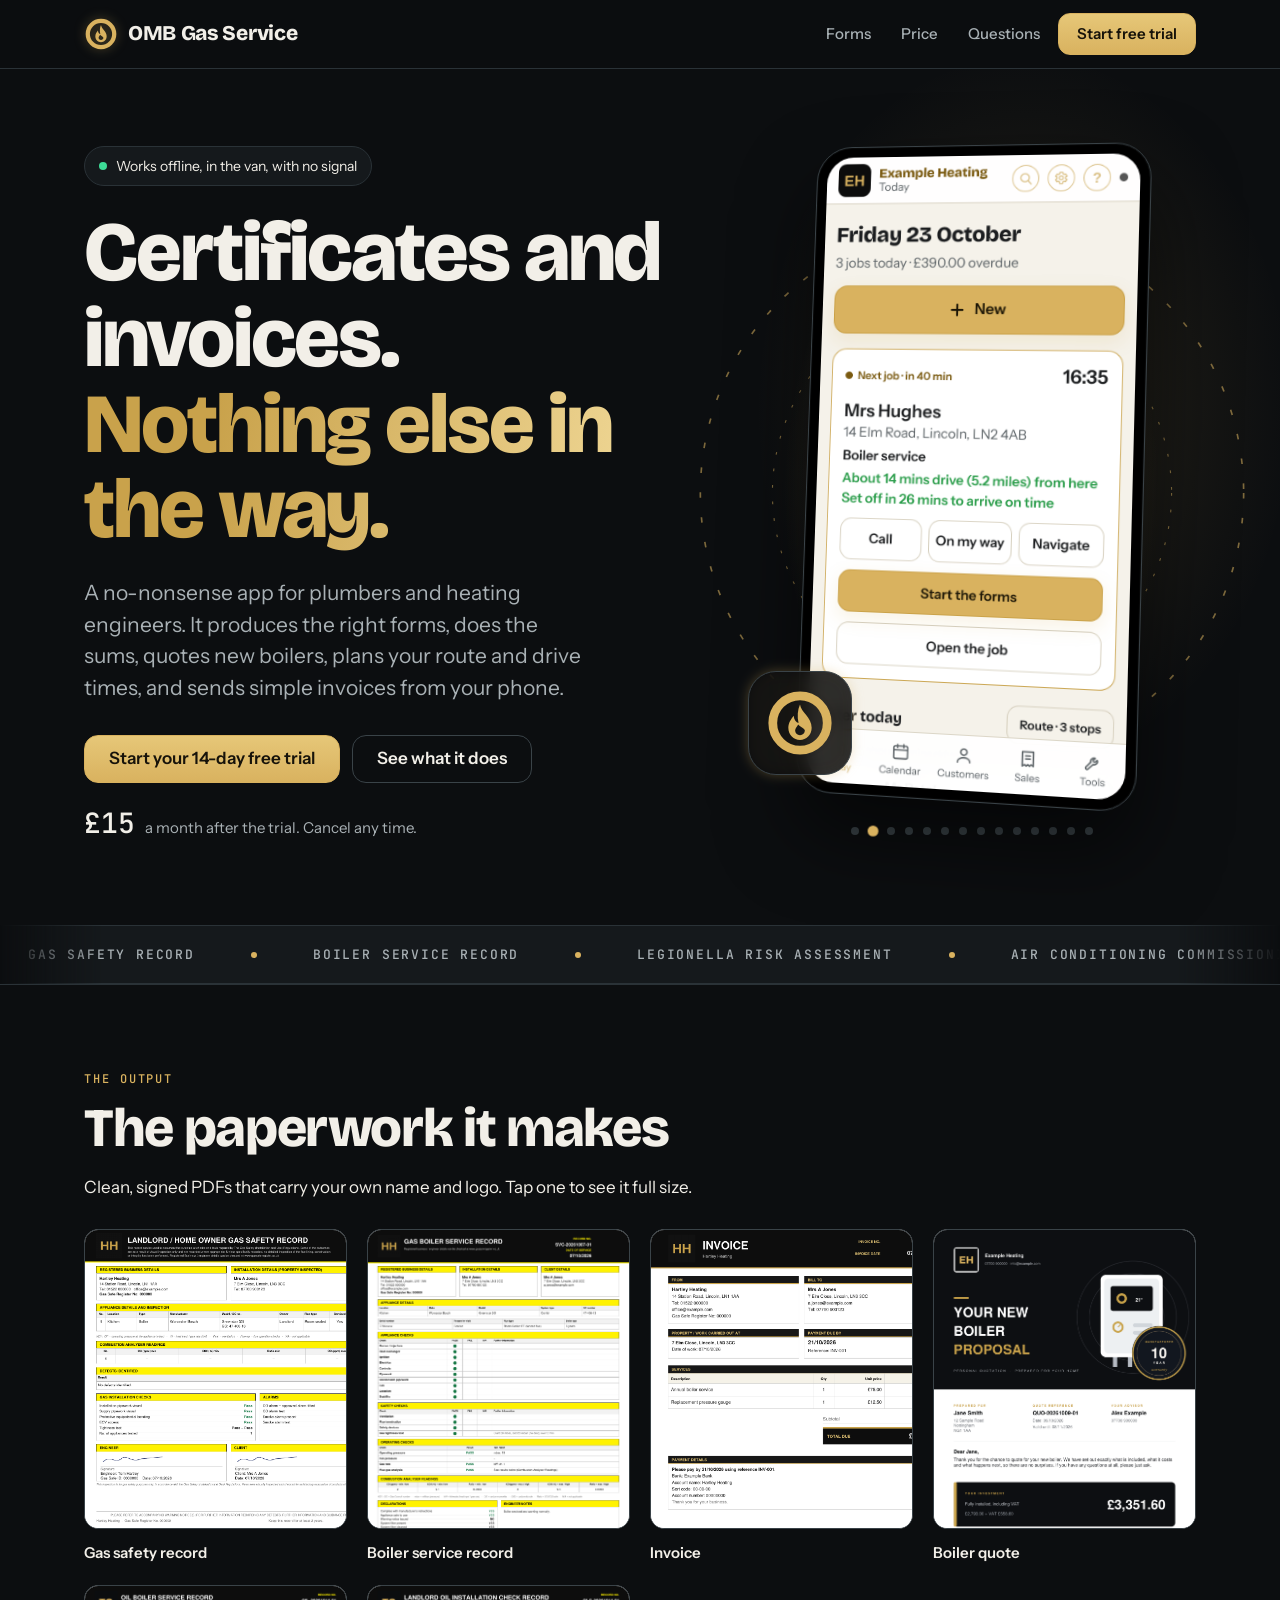
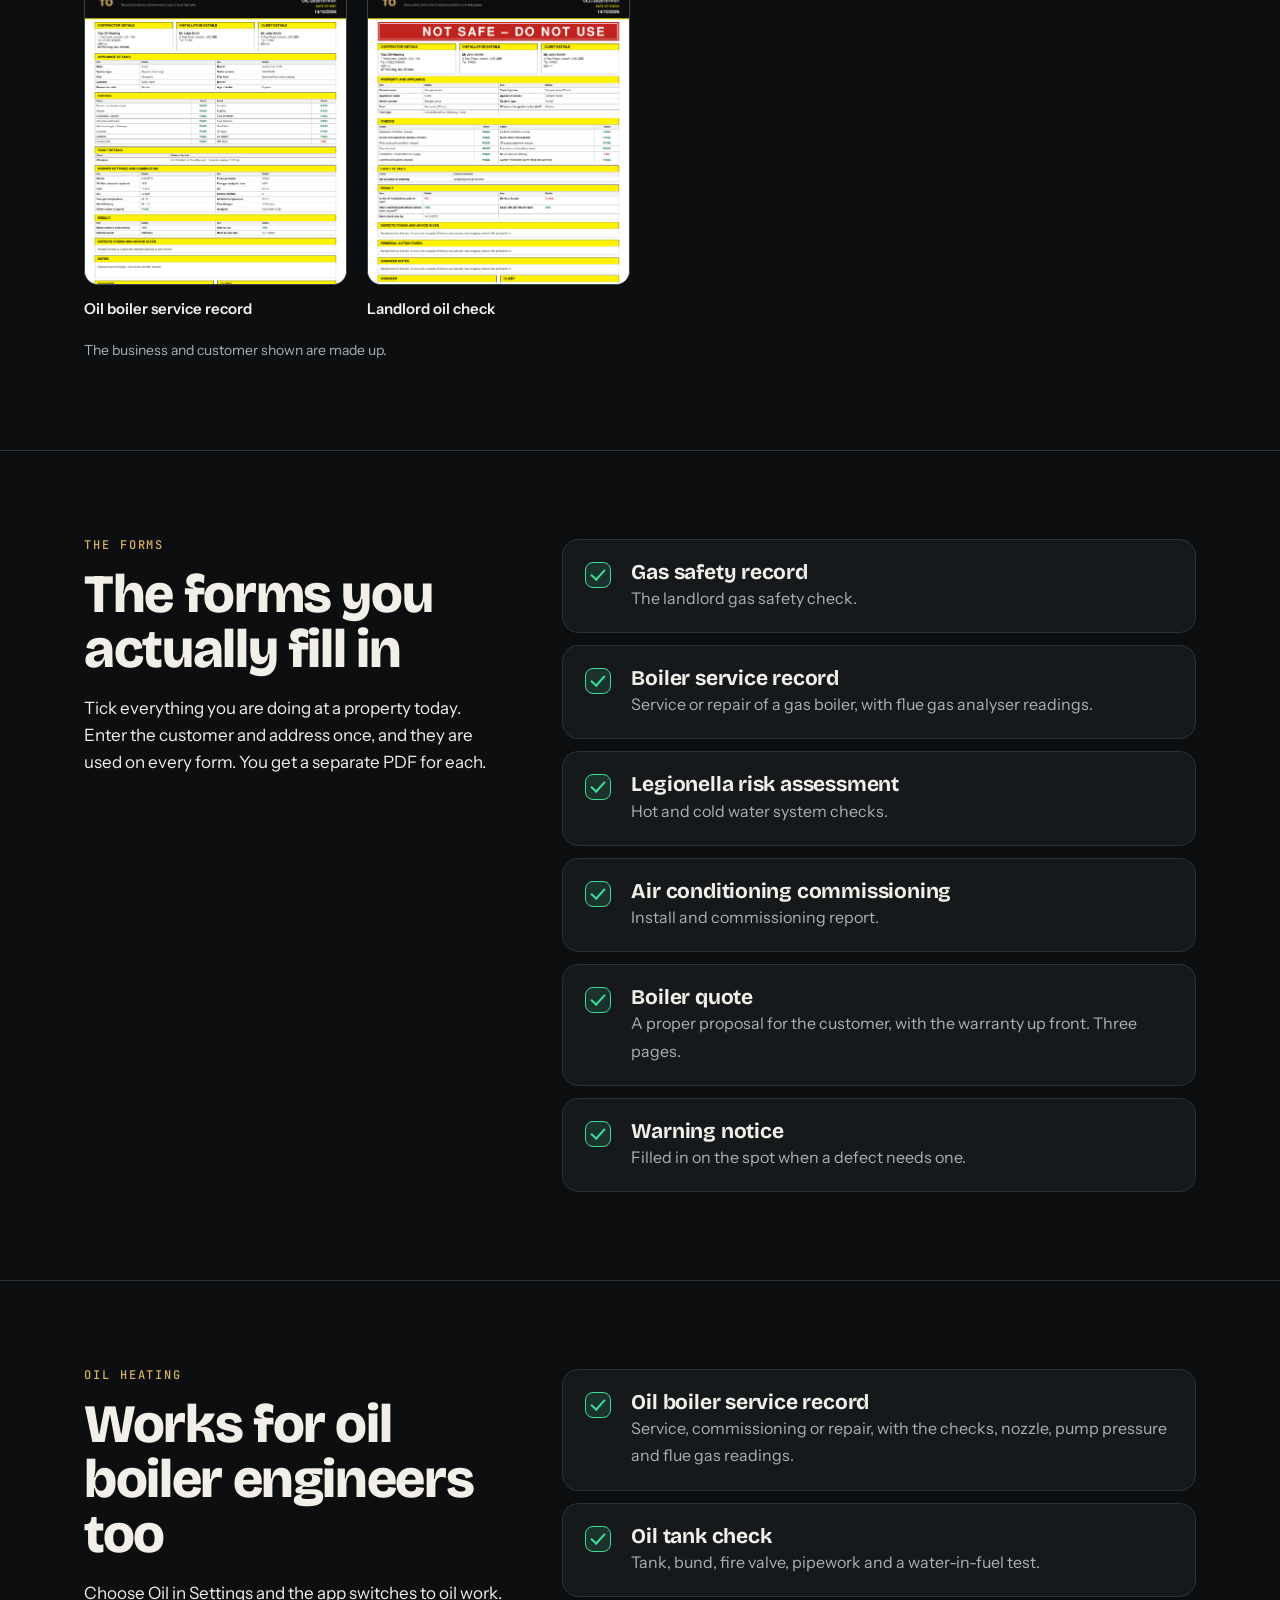
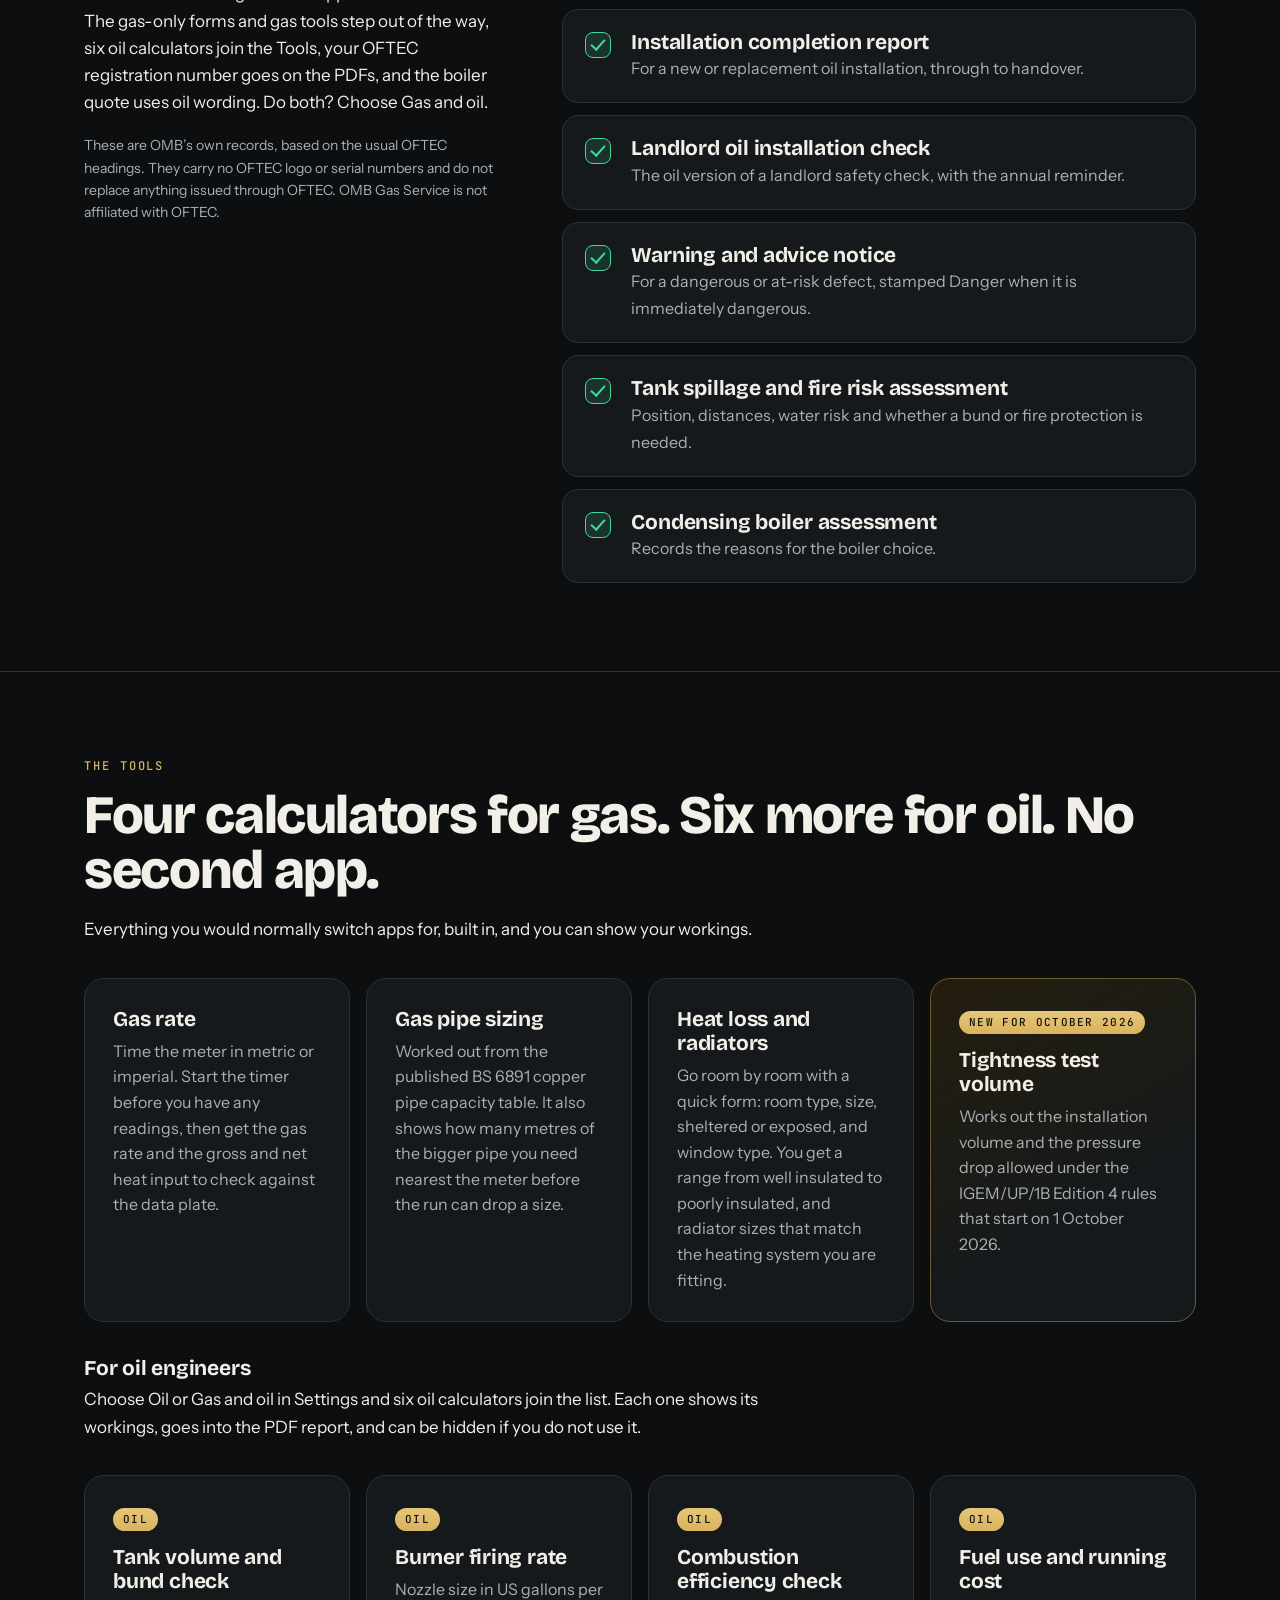
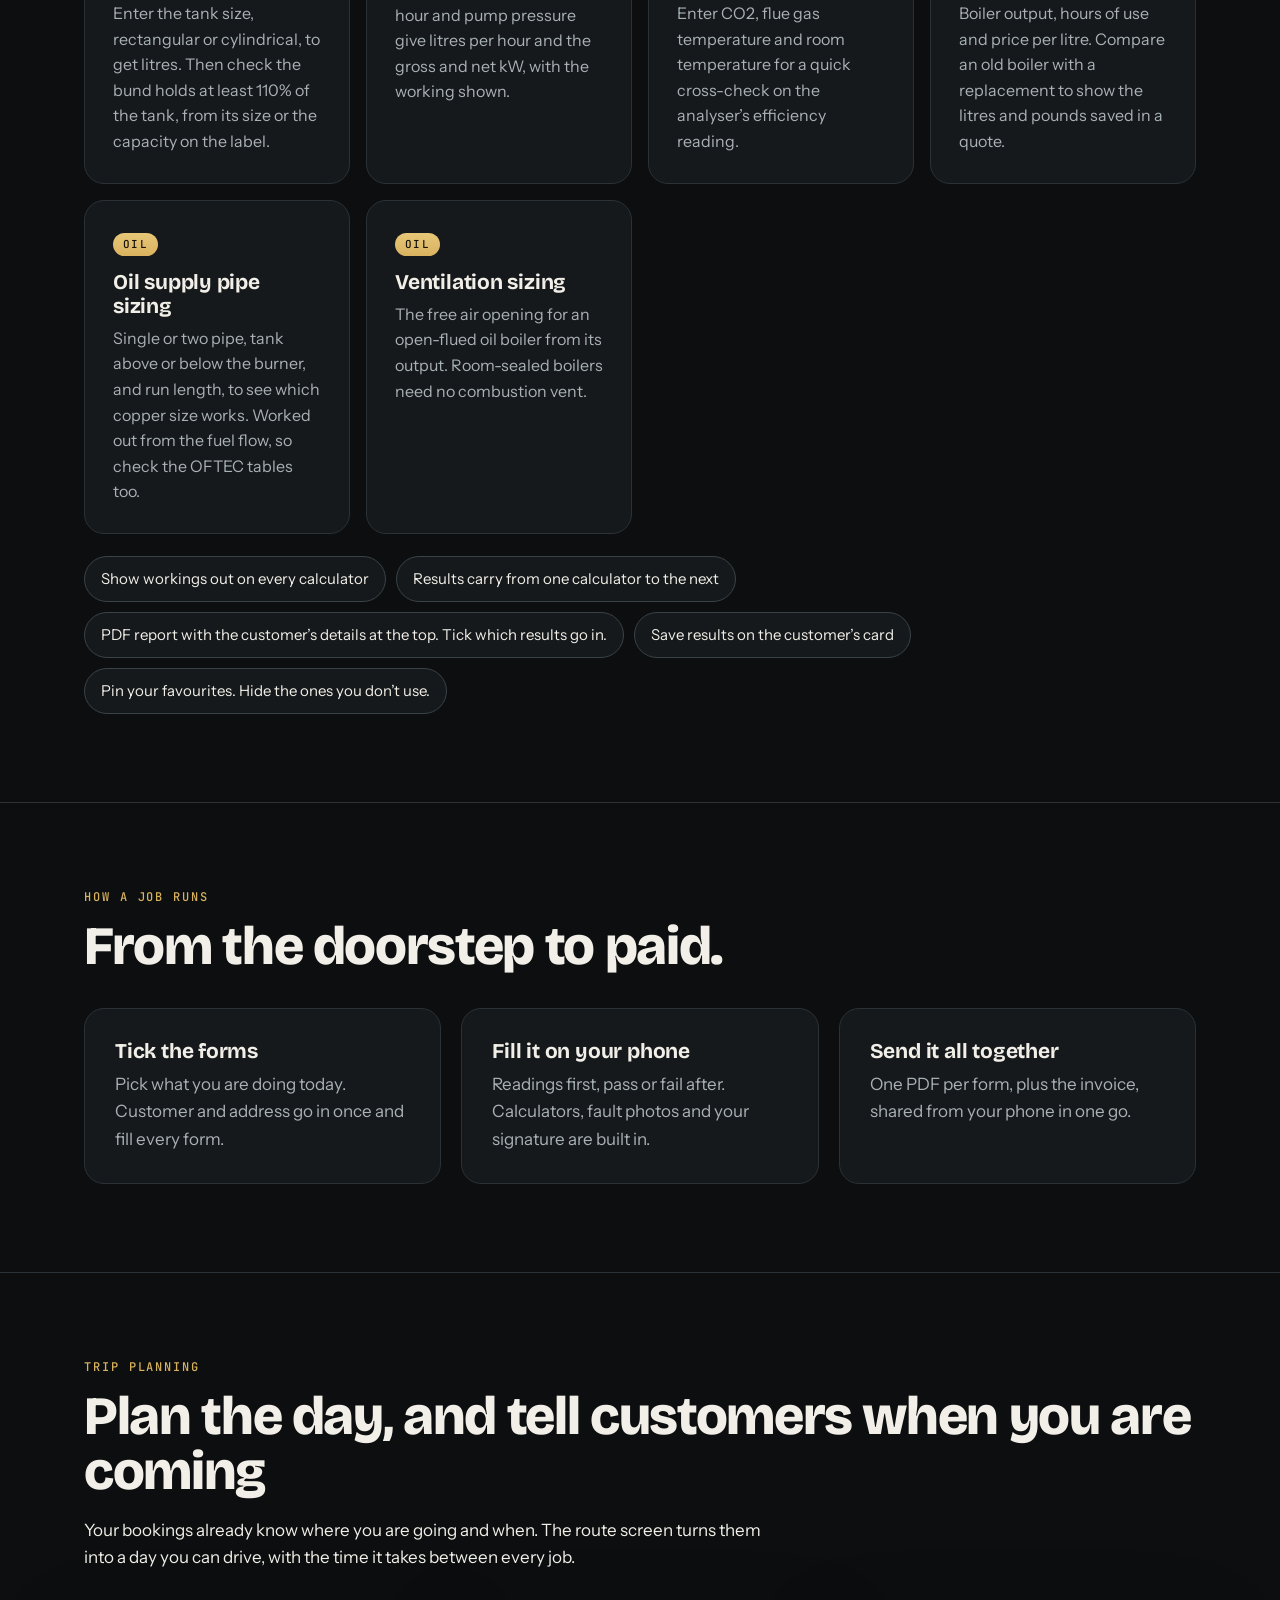
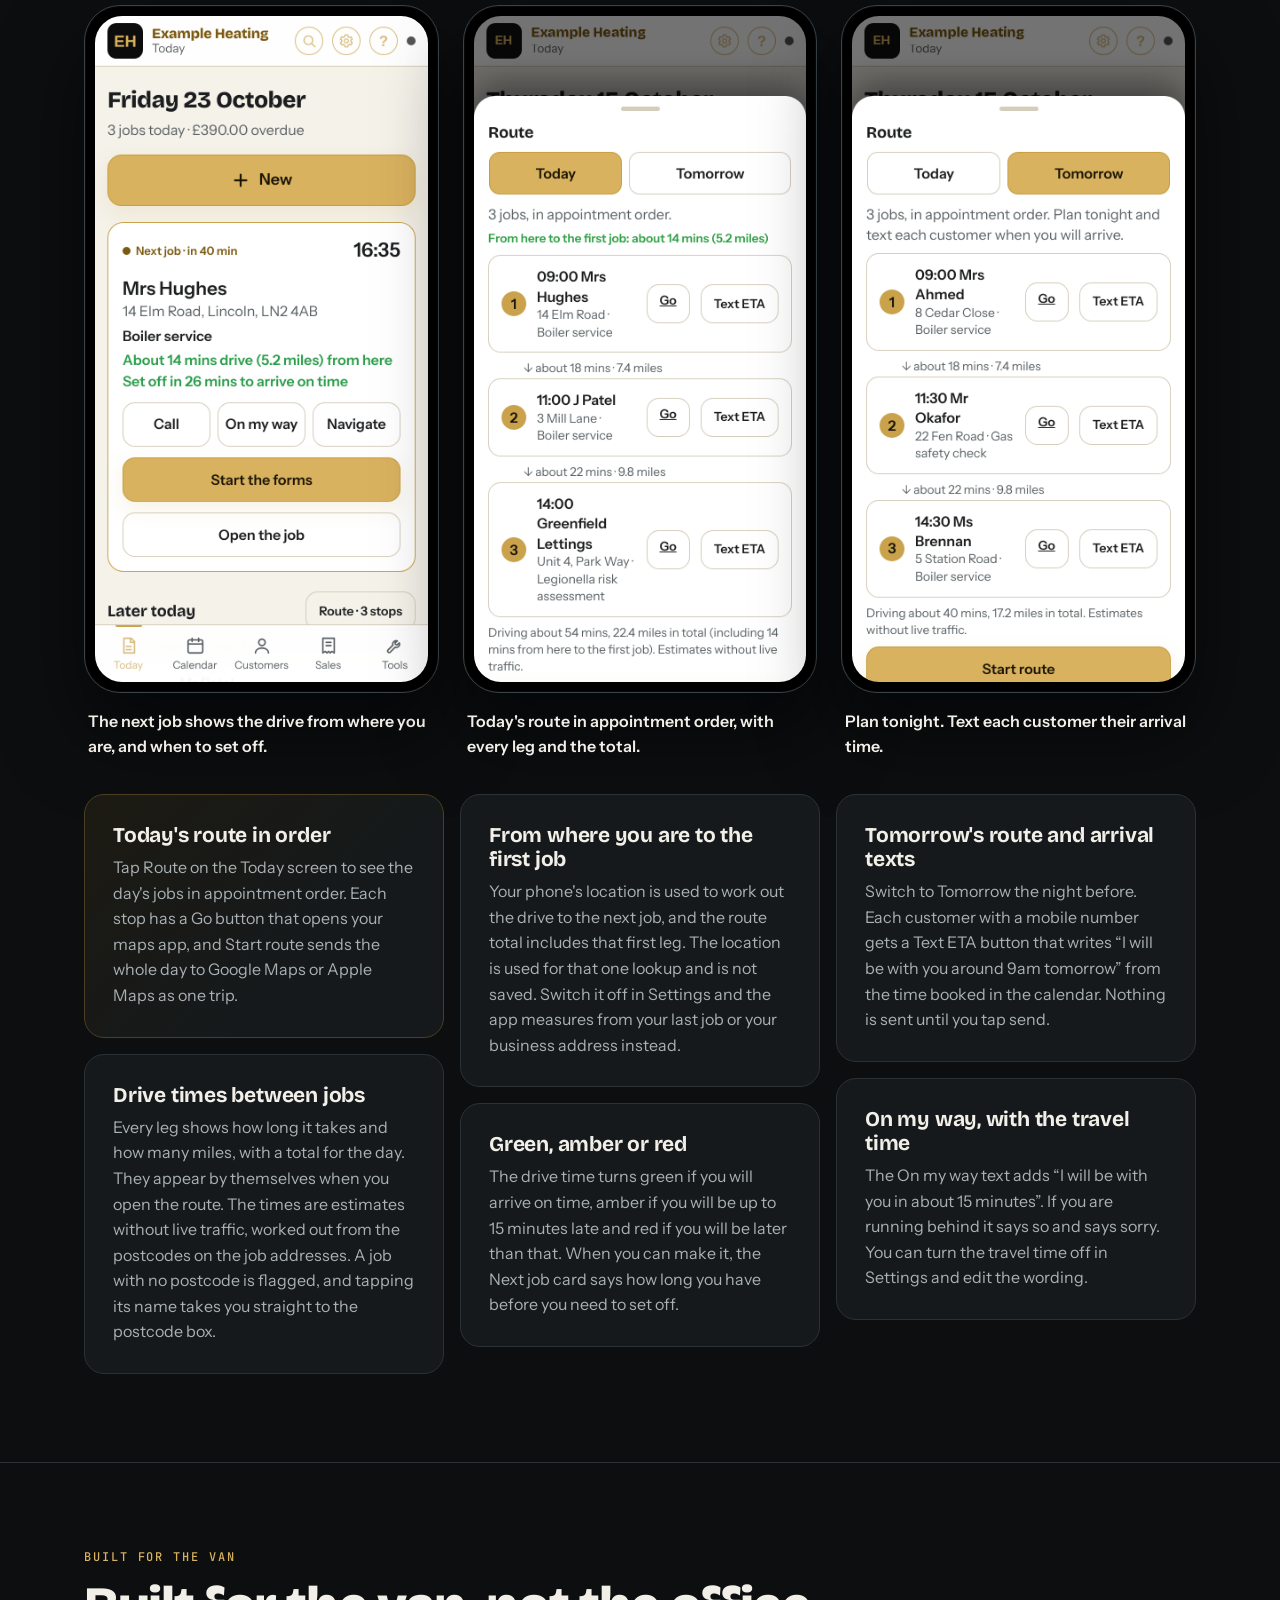
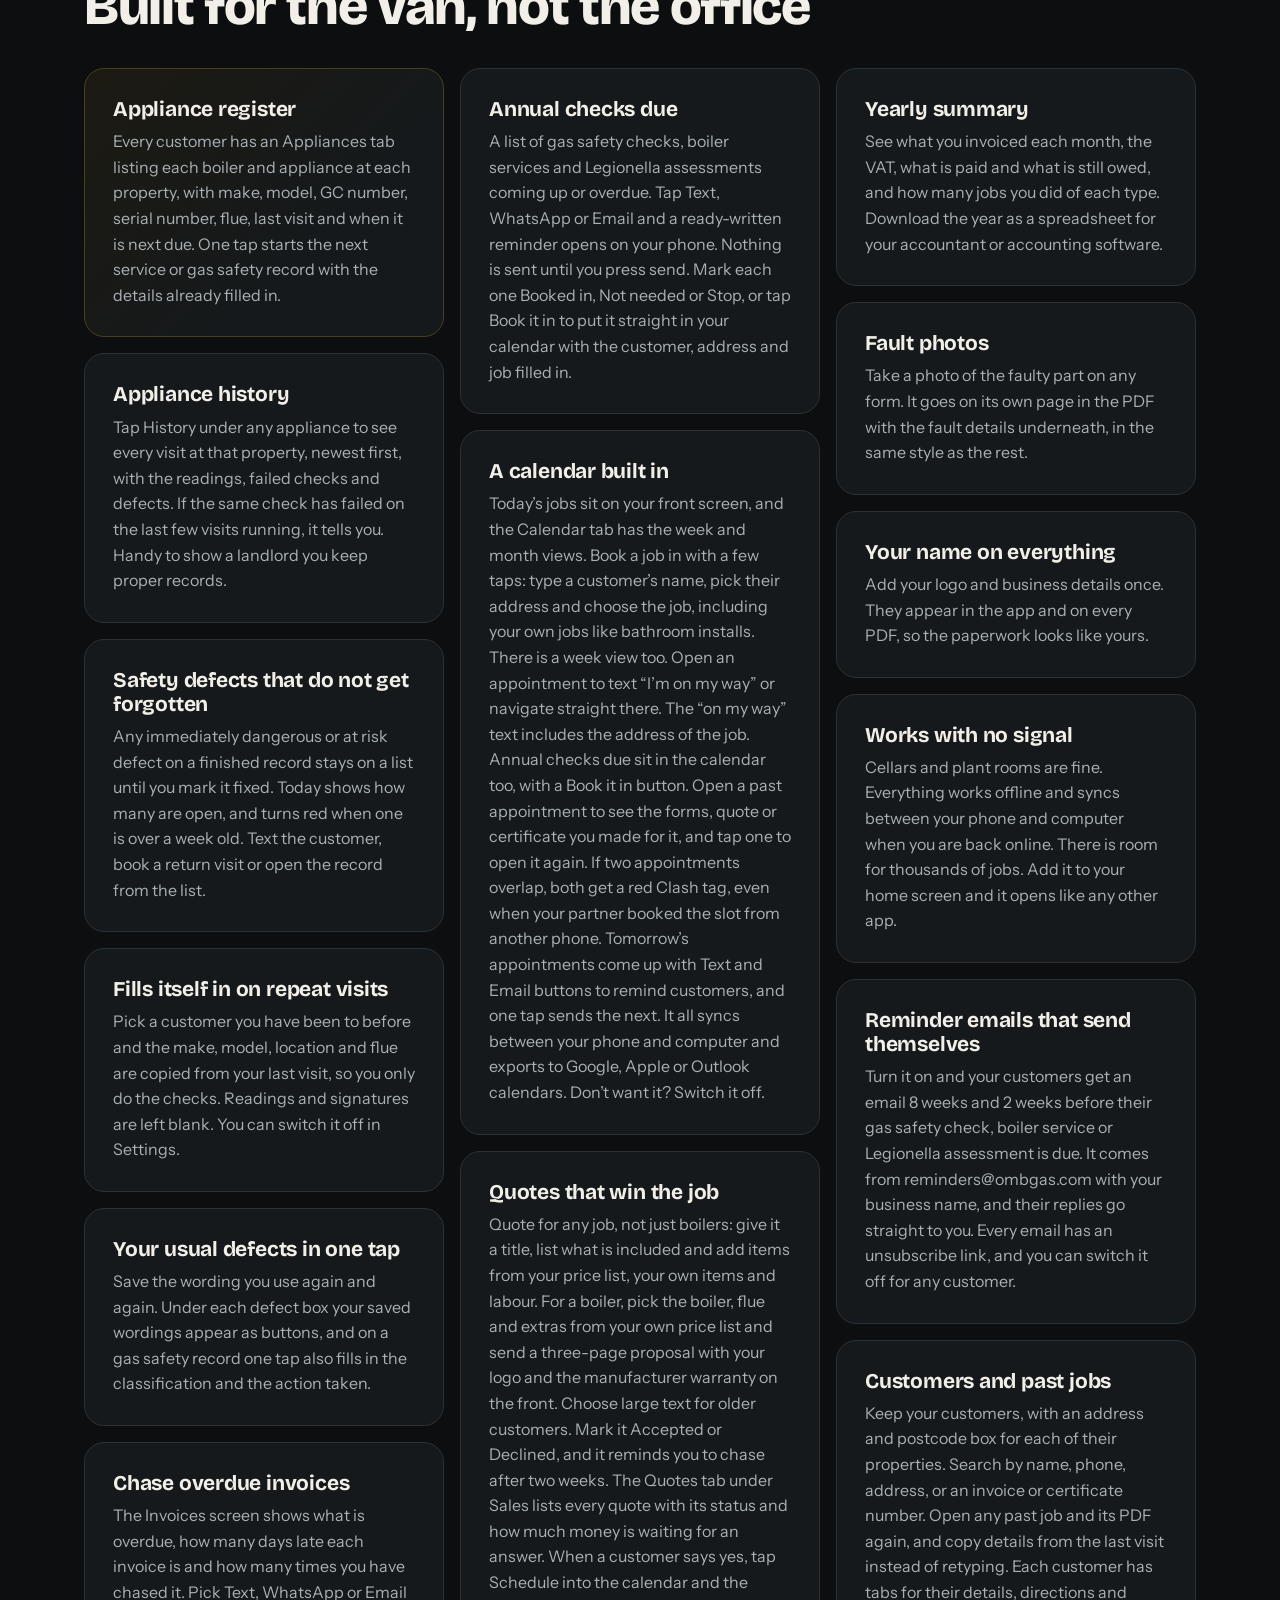
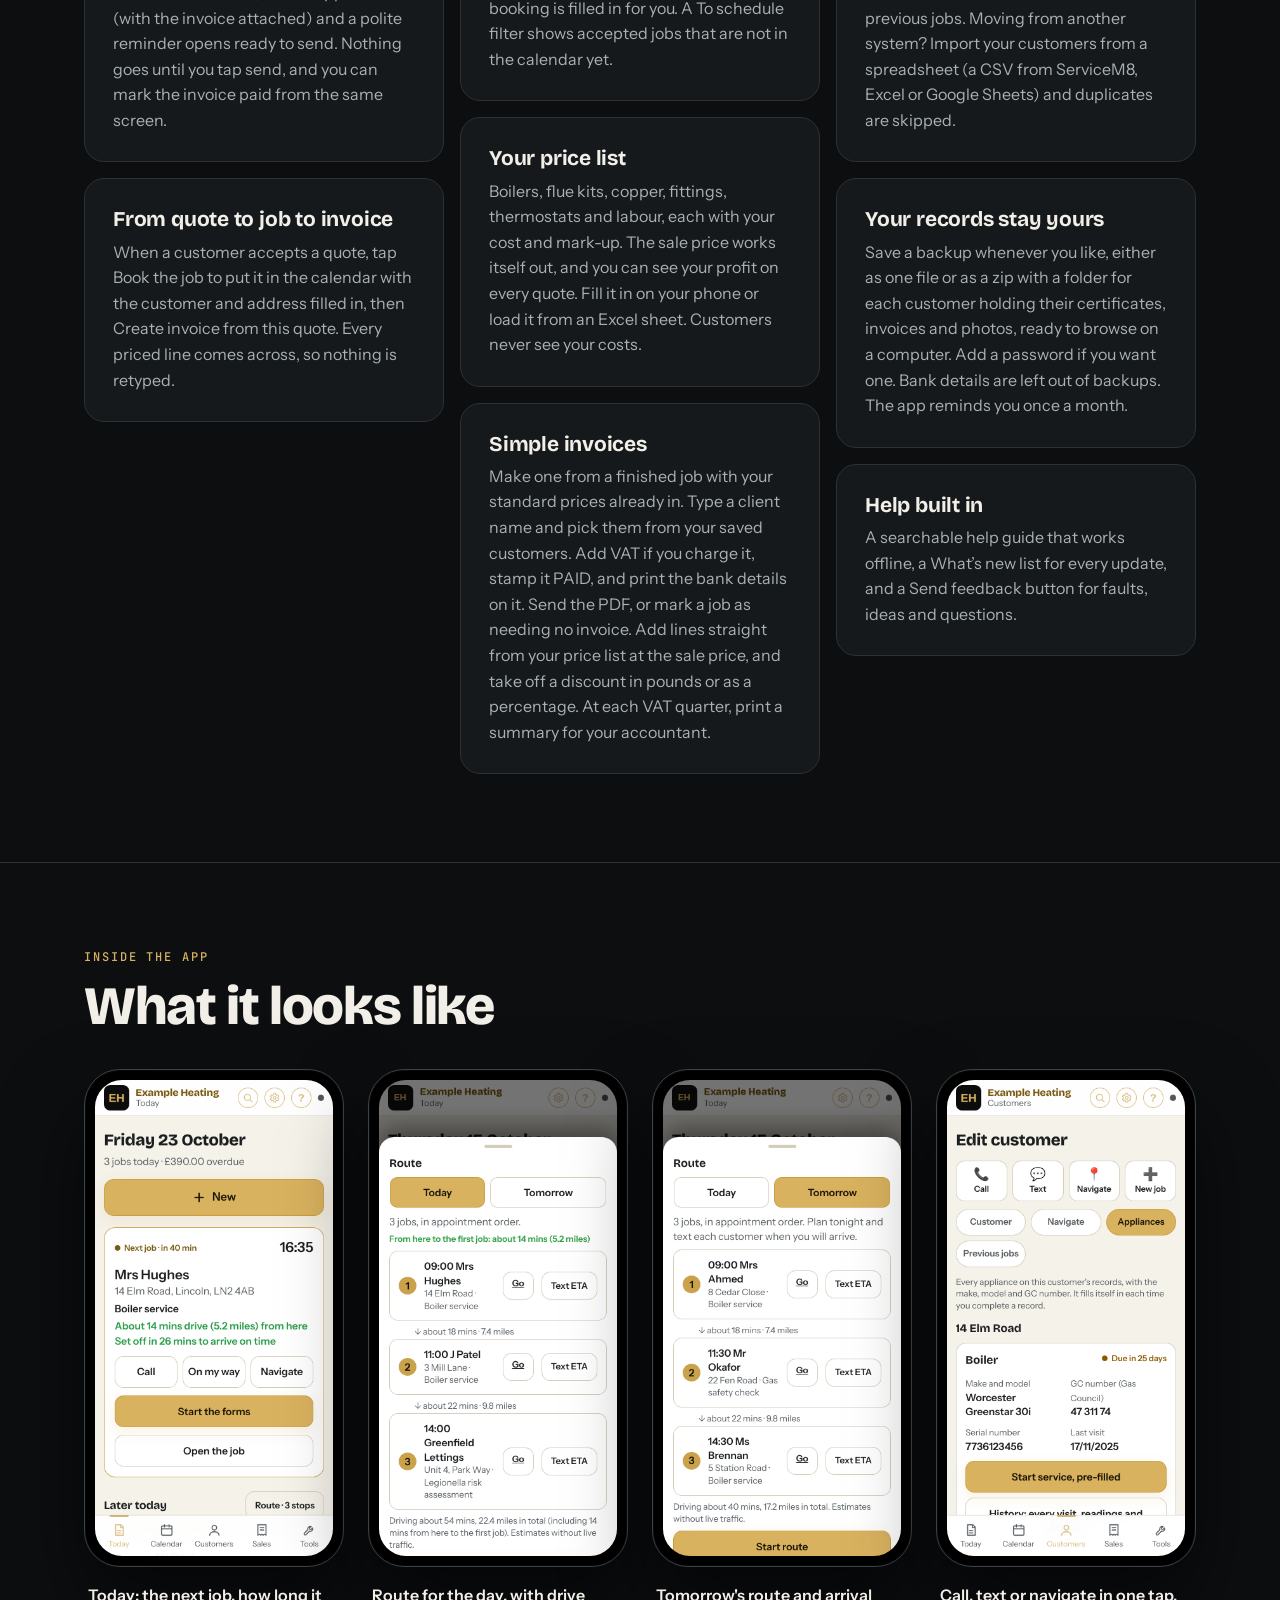
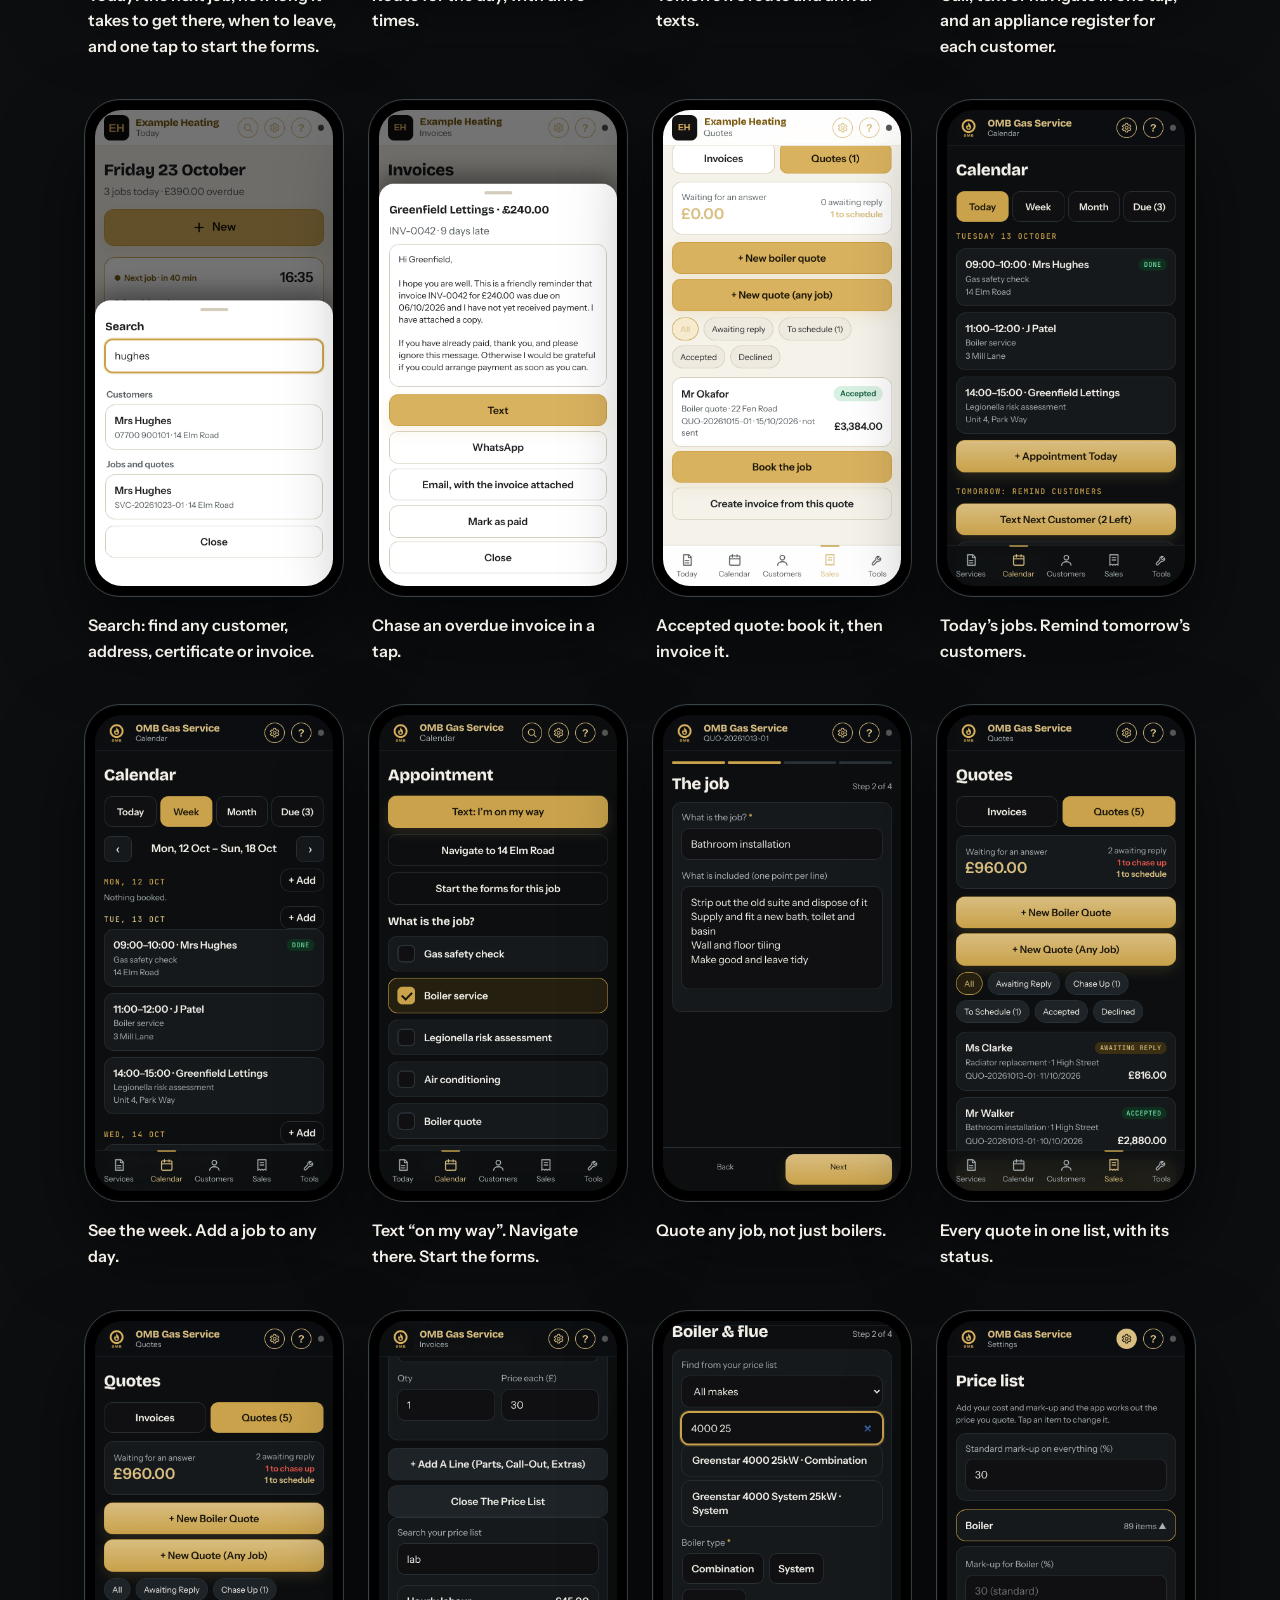
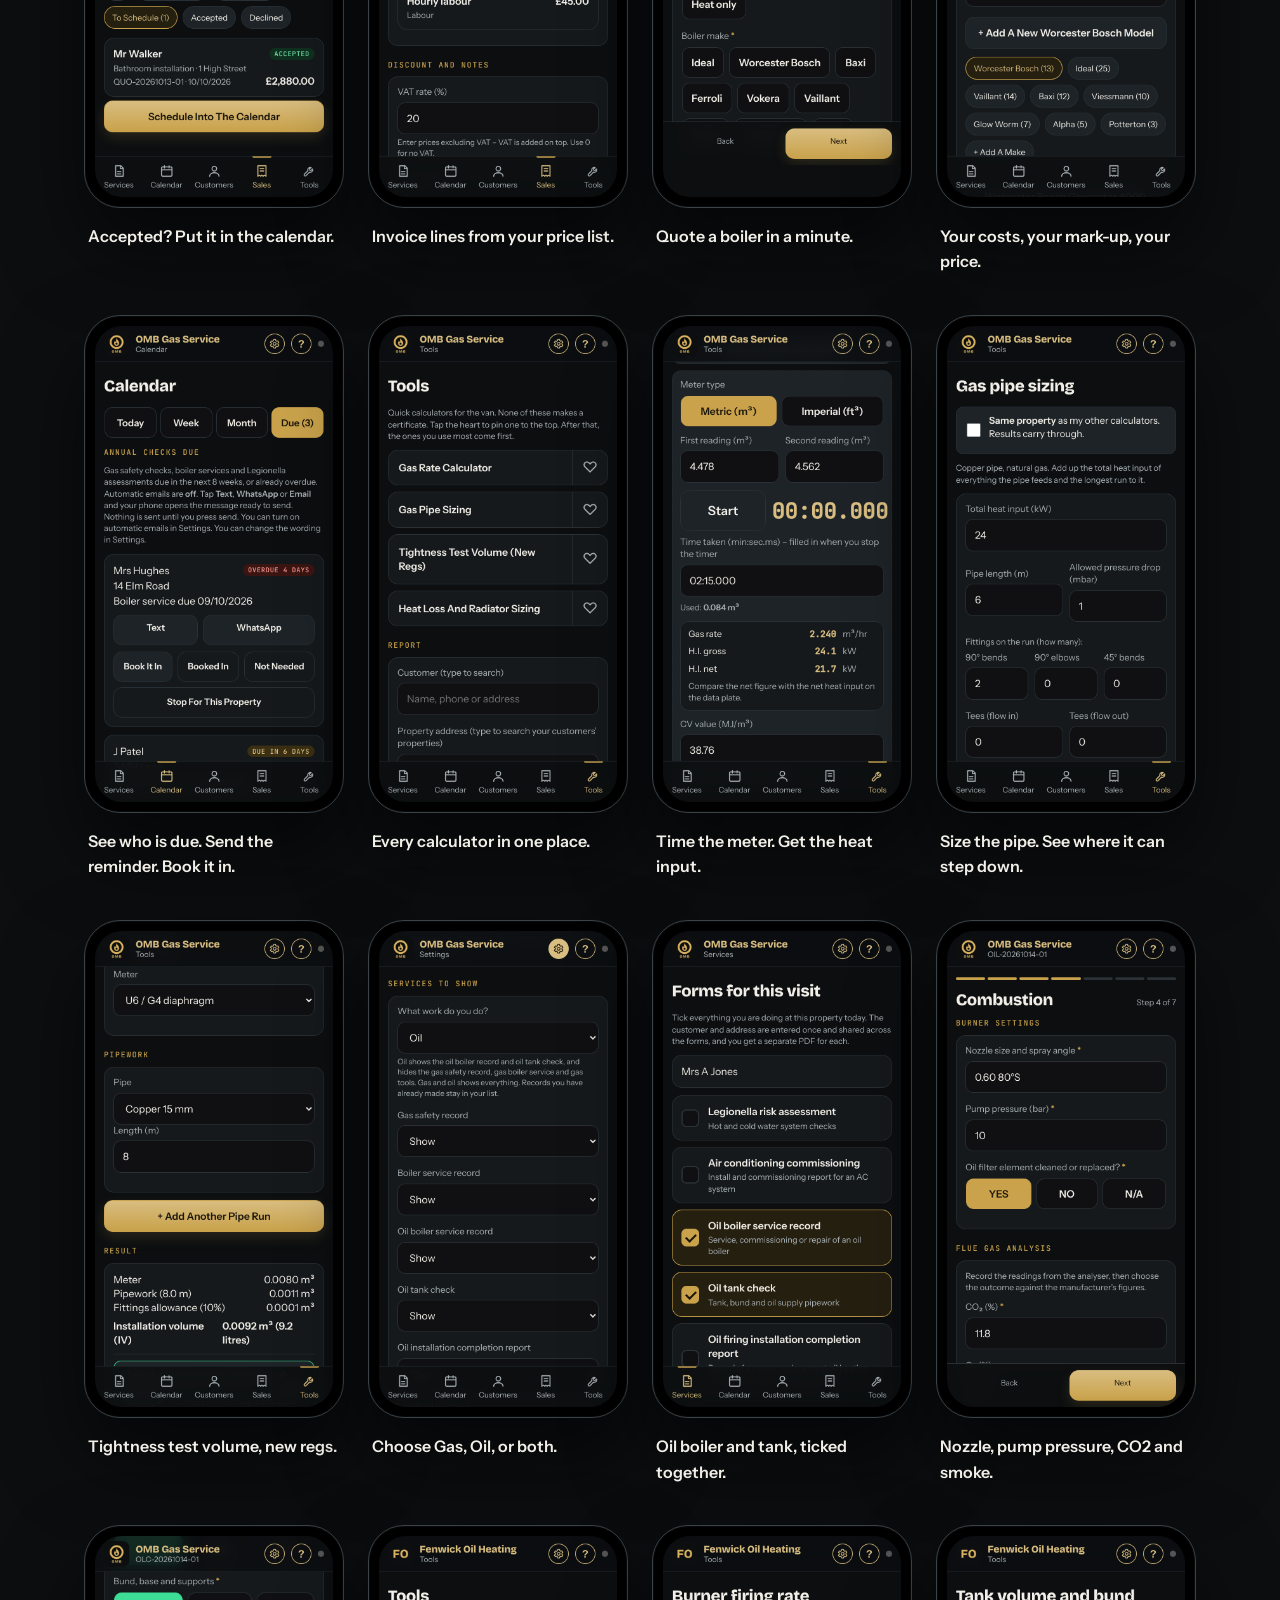
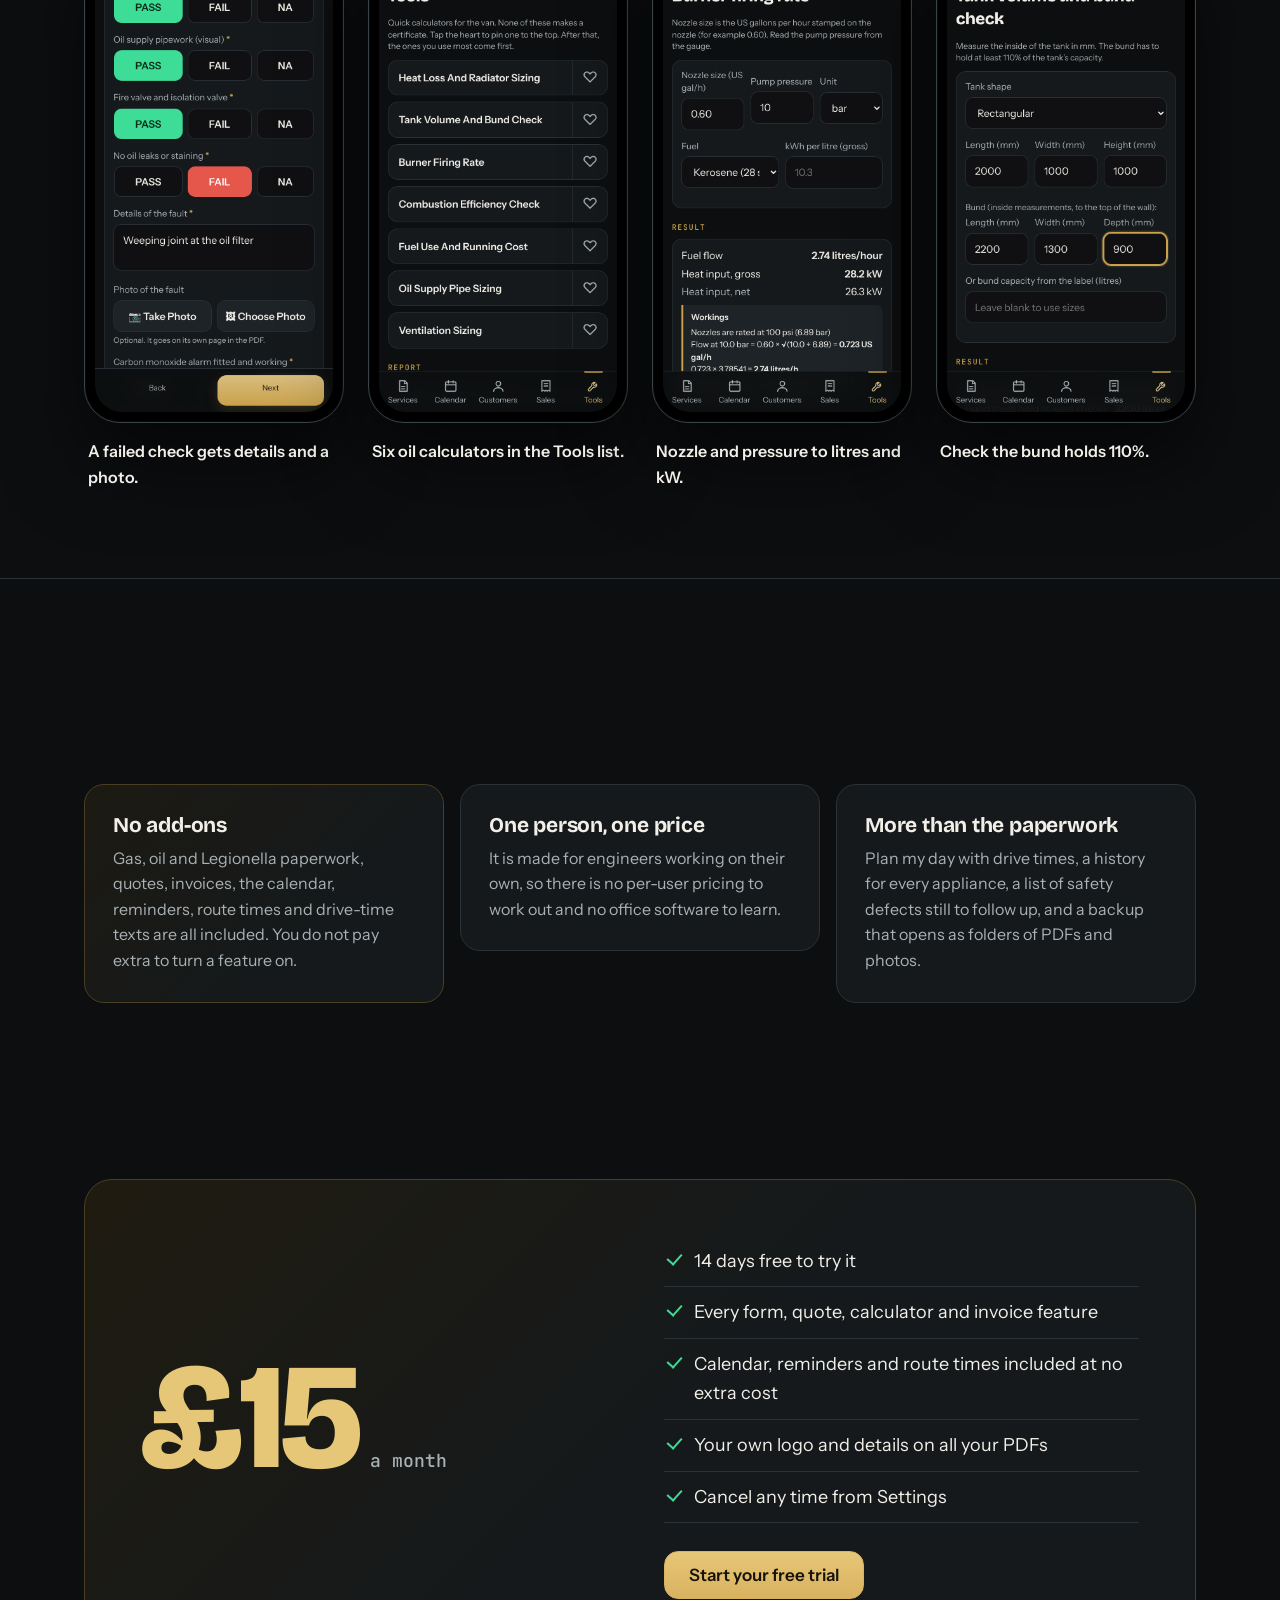
<file: index.html>
<!doctype html>
<html lang="en-GB">
<head>
<meta charset="utf-8">
<meta name="viewport" content="width=device-width, initial-scale=1">
<title>OMB Gas Service – certificates and invoices for plumbers and heating engineers</title>
<meta name="description" content="A no-nonsense app for plumbers and heating engineers. Gas safety records, boiler services, oil boiler records, Legionella and air con forms, boiler quotes, built-in calculators including the new IGEM/UP/1B tightness test, a day planner with drive times, and simple invoices, with your own logo. £15 a month, 14-day free trial.">
<meta property="og:type" content="website">
<meta property="og:title" content="OMB Gas Service – certificates and invoices for plumbers and heating engineers">
<meta property="og:description" content="Gas safety records, boiler services, oil boiler records, Legionella and air con forms, boiler quotes, built-in calculators including the new IGEM/UP/1B tightness test, a day planner with drive times, and simple invoices, with your own logo. £15 a month, 14-day free trial.">
<meta property="og:url" content="https://ombgas.com/">
<link rel="canonical" href="https://ombgas.com/">
<meta name="theme-color" content="#0c0e10">
<link rel="icon" href="favicon.png">
<link rel="apple-touch-icon" href="img/apple-touch.png">
<link rel="preconnect" href="https://fonts.googleapis.com">
<link rel="preconnect" href="https://fonts.gstatic.com" crossorigin>
<link rel="stylesheet" href="https://fonts.googleapis.com/css2?family=Bricolage+Grotesque:opsz,wght@12..96,500;12..96,700;12..96,800&family=Instrument+Sans:wght@400;500;600&family=JetBrains+Mono:wght@400;500&display=swap">
<link rel="stylesheet" href="style.css">
</head>
<body>
<div class="progress" id="progress" aria-hidden="true"></div>
<header class="top">
  <div class="wrap">
    <a class="brand" href="./"><svg class="mark sm" viewBox="24 24 72 72" aria-hidden="true" ><g transform="translate(0,8)"><circle class="ring" cx="60" cy="52" r="28" fill="none" stroke="#D9B25F" stroke-width="9"/><path class="fl" fill-rule="evenodd" fill="#D9B25F" d="M60 33C61 41 72 46 72 57C72 64.5 66.5 69.5 60 69.5C53.5 69.5 48 64.5 48 57C48 51.5 51 48 53.5 44.5C54 49 56 51.5 58.5 52C57 45.5 57.5 38.5 60 33ZM60 64.5C57 64.5 55 62.5 55 59.8C55 57.2 57 55.8 58.2 53.5C59.5 55.8 65 57.2 65 59.8C65 62.5 63 64.5 60 64.5Z"/></g></svg>OMB Gas Service</a>
    <nav aria-label="Main">
      <a class="hide" href="#forms">Forms</a>
      <a class="hide" href="#price">Price</a>
      <a class="hide" href="#faq">Questions</a>
      <a class="btn" href="https://app.ombgas.com/">Start free trial</a>
    </nav>
  </div>
</header>

<main>
<section class="hero">
  <div class="embers" aria-hidden="true"><i style="left:6%;--s:4px;--t:11s;--d:0s"></i><i style="left:14%;--s:3px;--t:9s;--d:2s"></i><i style="left:23%;--s:5px;--t:13s;--d:5s"></i><i style="left:33%;--s:3px;--t:10s;--d:1s"></i><i style="left:42%;--s:4px;--t:12s;--d:7s"></i><i style="left:51%;--s:3px;--t:9s;--d:3s"></i><i style="left:60%;--s:5px;--t:14s;--d:6s"></i><i style="left:68%;--s:3px;--t:10s;--d:0s"></i><i style="left:76%;--s:4px;--t:11s;--d:4s"></i><i style="left:84%;--s:3px;--t:9s;--d:8s"></i><i style="left:91%;--s:5px;--t:13s;--d:2s"></i><i style="left:97%;--s:3px;--t:10s;--d:6s"></i></div>
  <div class="wrap grid">
    <div>
      <p class="pill"><i aria-hidden="true"></i>Works offline, in the van, with no signal</p>
      <h1>Certificates and invoices. <span class="gold">Nothing else in the way.</span></h1>
      <p class="lead">A no-nonsense app for plumbers and heating engineers. It produces the right forms, does the sums, quotes new boilers, plans your route and drive times, and sends simple invoices from your phone.</p>
      <div class="cta">
        <a class="btn" href="https://app.ombgas.com/">Start your 14-day free trial</a>
        <a class="btn alt" href="#forms">See what it does</a>
      </div>
      <p class="pricechip"><b>£15</b> a month after the trial. Cancel any time.</p>
    </div>
    <div class="visual"><div class="halo"></div>
      <svg class="orbit" viewBox="0 0 200 200" aria-hidden="true"><circle cx="100" cy="100" r="98" fill="none" stroke="#D9B25F" stroke-width=".6" stroke-dasharray="2 7"/><circle cx="100" cy="100" r="72" fill="none" stroke="#D9B25F" stroke-width=".4" stroke-dasharray="1 5"/></svg>
      <div class="float"><figure class="phone" id="tilt"><div class="reel" id="reel" tabindex="0" aria-label="Screens from the app. Swipe or scroll sideways to see more."><img src="img/shot-23.png?v=2" width="750" height="1500" alt="The Today screen: the next job with the drive time from here and when to set off"><img src="img/shot-29.png" width="750" height="1500" alt="The New list: gas safety record, boiler service, Legionella, air conditioning, quotes and invoice" loading="lazy"><img src="img/shot-30.png" width="750" height="1500" alt="The gas safety record, gas installation checks with Pass, Fail and NA" loading="lazy"><img src="img/shot-31.png" width="750" height="1500" alt="The boiler service record, appliance checks" loading="lazy"><img src="img/shot-32.png" width="750" height="1500" alt="The Tools list: gas rate, pipe sizing, tightness test volume and heat loss" loading="lazy"><img src="img/shot-33.png" width="750" height="1500" alt="The tightness test volume calculator" loading="lazy"><img src="img/shot-34.png" width="750" height="1500" alt="Gas pipe sizing" loading="lazy"><img src="img/shot-35.png" width="750" height="1500" alt="Heat loss and radiator sizing, room by room" loading="lazy"><img src="img/shot-36.png" width="750" height="1500" alt="The calendar month with the day's appointments" loading="lazy"><img src="img/shot-24.png" width="750" height="1500" alt="The Route sheet with drive times between jobs and a total" loading="lazy"><img src="img/shot-25.png" width="750" height="1500" alt="Tomorrow's route with a Text ETA button for each customer" loading="lazy"><img src="img/shot-26.png?v=2" width="750" height="1500" alt="A customer's appliance register" loading="lazy"><img src="img/shot-28.png" width="750" height="1500" alt="An accepted quote with Book the job and Create invoice buttons" loading="lazy"><img src="img/shot-27.png" width="750" height="1500" alt="Chasing an overdue invoice by Text, WhatsApp or Email" loading="lazy"></div></figure><div class="dots" id="dots"><button type="button" aria-label="Show screen 1: Today" aria-current="true"></button><button type="button" aria-label="Show screen 2: Start anything"></button><button type="button" aria-label="Show screen 3: Gas safety record"></button><button type="button" aria-label="Show screen 4: Boiler service"></button><button type="button" aria-label="Show screen 5: Tools"></button><button type="button" aria-label="Show screen 6: Tightness test"></button><button type="button" aria-label="Show screen 7: Pipe sizing"></button><button type="button" aria-label="Show screen 8: Heat loss"></button><button type="button" aria-label="Show screen 9: Calendar"></button><button type="button" aria-label="Show screen 10: Route"></button><button type="button" aria-label="Show screen 11: Tomorrow"></button><button type="button" aria-label="Show screen 12: Appliances"></button><button type="button" aria-label="Show screen 13: Quotes"></button><button type="button" aria-label="Show screen 14: Chase"></button></div></div>
      <svg class="mark big" viewBox="24 24 72 72" aria-hidden="true" ><g transform="translate(0,8)"><circle class="ring" cx="60" cy="52" r="28" fill="none" stroke="#D9B25F" stroke-width="9"/><path class="fl" fill-rule="evenodd" fill="#D9B25F" d="M60 33C61 41 72 46 72 57C72 64.5 66.5 69.5 60 69.5C53.5 69.5 48 64.5 48 57C48 51.5 51 48 53.5 44.5C54 49 56 51.5 58.5 52C57 45.5 57.5 38.5 60 33ZM60 64.5C57 64.5 55 62.5 55 59.8C55 57.2 57 55.8 58.2 53.5C59.5 55.8 65 57.2 65 59.8C65 62.5 63 64.5 60 64.5Z"/></g></svg>
    </div>
  </div>
</section>

<div class="marquee" aria-hidden="true"><div class="mtrack"><span>Gas safety record</span><span>Boiler service record</span><span>Legionella risk assessment</span><span>Air conditioning commissioning</span><span>Warning notice</span><span>Oil boiler service</span><span>Oil tank check</span><span>Invoices</span><span>Gas rate</span><span>Pipe sizing</span><span>Heat loss</span><span>Tightness test</span><span>Reminders</span><span>Works offline</span><span>Gas safety record</span><span>Boiler service record</span><span>Legionella risk assessment</span><span>Air conditioning commissioning</span><span>Warning notice</span><span>Invoices</span><span>Gas rate</span><span>Pipe sizing</span><span>Heat loss</span><span>Tightness test</span><span>Reminders</span><span>Works offline</span></div></div>

<section class="s" id="paperwork">
  <div class="wrap">
    <p class="eyebrow rv">The output</p>
    <h2 class="rv">The paperwork it makes</h2>
    <p>Clean, signed PDFs that carry your own name and logo. Tap one to see it full size.</p>
    <div class="thumbs rv">
      <figure><a class="thumb" href="img/form-gas.png" aria-label="View the gas safety record full size"><img src="img/form-gas.png" width="1521" height="1075" alt="A gas safety record PDF"></a><figcaption>Gas safety record</figcaption></figure>
      <figure><a class="thumb" href="img/form-service.png" aria-label="View the boiler service record full size"><img src="img/form-service.png" width="1075" height="1521" alt="A boiler service record PDF"></a><figcaption>Boiler service record</figcaption></figure>
      <figure><a class="thumb" href="img/form-inv.png" aria-label="View the invoice full size"><img src="img/form-inv.png" width="1075" height="1064" alt="An invoice PDF"></a><figcaption>Invoice</figcaption></figure>
      <figure><a class="thumb" href="img/form-quote.png" aria-label="View the boiler quote cover full size"><img src="img/form-quote.png" width="1075" height="1521" alt="The cover of a boiler quote proposal with a warranty seal"></a><figcaption>Boiler quote</figcaption></figure>
      <figure><a class="thumb" href="img/form-oil.png" aria-label="View the oil boiler service record full size"><img src="img/form-oil.png" width="1075" height="1521" alt="An oil boiler service record PDF with combustion readings" loading="lazy"></a><figcaption>Oil boiler service record</figcaption></figure>
      <figure><a class="thumb" href="img/form-oillord.png" aria-label="View the landlord oil installation check full size"><img src="img/form-oillord.png" width="1075" height="1521" alt="A landlord oil installation check record PDF" loading="lazy"></a><figcaption>Landlord oil check</figcaption></figure>
    </div>
    <p class="sheetnote">The business and customer shown are made up.</p>
  </div>
</section>

<section class="s" id="forms">
  <div class="wrap two">
    <div>
      <p class="eyebrow rv">The forms</p>
      <h2 class="rv">The forms you actually fill in</h2>
      <p>Tick everything you are doing at a property today. Enter the customer and address once, and they are used on every form. You get a separate PDF for each.</p>
    </div>
    <ul class="forms rv">
      <li class="spot"><span class="tick" aria-hidden="true"></span><div><b>Gas safety record</b><span>The landlord gas safety check.</span></div></li>
      <li class="spot"><span class="tick" aria-hidden="true"></span><div><b>Boiler service record</b><span>Service or repair of a gas boiler, with flue gas analyser readings.</span></div></li>
      <li class="spot"><span class="tick" aria-hidden="true"></span><div><b>Legionella risk assessment</b><span>Hot and cold water system checks.</span></div></li>
      <li class="spot"><span class="tick" aria-hidden="true"></span><div><b>Air conditioning commissioning</b><span>Install and commissioning report.</span></div></li>
      <li class="spot"><span class="tick" aria-hidden="true"></span><div><b>Boiler quote</b><span>A proper proposal for the customer, with the warranty up front. Three pages.</span></div></li>
      <li class="spot"><span class="tick" aria-hidden="true"></span><div><b>Warning notice</b><span>Filled in on the spot when a defect needs one.</span></div></li>
    </ul>
  </div>
</section>

<section class="s" id="oil">
  <div class="wrap two">
    <div>
      <p class="eyebrow rv">Oil heating</p>
      <h2 class="rv">Works for oil boiler engineers too</h2>
      <p>Choose Oil in Settings and the app switches to oil work. The gas-only forms and gas tools step out of the way, six oil calculators join the Tools, your OFTEC registration number goes on the PDFs, and the boiler quote uses oil wording. Do both? Choose Gas and oil.</p>
      <p class="sheetnote" style="text-align:left">These are OMB’s own records, based on the usual OFTEC headings. They carry no OFTEC logo or serial numbers and do not replace anything issued through OFTEC. OMB Gas Service is not affiliated with OFTEC.</p>
    </div>
    <ul class="forms rv">
      <li class="spot"><span class="tick" aria-hidden="true"></span><div><b>Oil boiler service record</b><span>Service, commissioning or repair, with the checks, nozzle, pump pressure and flue gas readings.</span></div></li>
      <li class="spot"><span class="tick" aria-hidden="true"></span><div><b>Oil tank check</b><span>Tank, bund, fire valve, pipework and a water-in-fuel test.</span></div></li>
      <li class="spot"><span class="tick" aria-hidden="true"></span><div><b>Installation completion report</b><span>For a new or replacement oil installation, through to handover.</span></div></li>
      <li class="spot"><span class="tick" aria-hidden="true"></span><div><b>Landlord oil installation check</b><span>The oil version of a landlord safety check, with the annual reminder.</span></div></li>
      <li class="spot"><span class="tick" aria-hidden="true"></span><div><b>Warning and advice notice</b><span>For a dangerous or at-risk defect, stamped Danger when it is immediately dangerous.</span></div></li>
      <li class="spot"><span class="tick" aria-hidden="true"></span><div><b>Tank spillage and fire risk assessment</b><span>Position, distances, water risk and whether a bund or fire protection is needed.</span></div></li>
      <li class="spot"><span class="tick" aria-hidden="true"></span><div><b>Condensing boiler assessment</b><span>Records the reasons for the boiler choice.</span></div></li>
    </ul>
  </div>
</section>

<section class="s" id="tools">
  <div class="wrap">
    <p class="eyebrow rv">The Tools</p>
    <h2 class="rv">Four calculators for gas. Six more for oil. No second app.</h2>
    <p class="rv">Everything you would normally switch apps for, built in, and you can show your workings.</p>
    <div class="toolgrid rv">
      <div class="tool spot"><h3>Gas rate</h3><p>Time the meter in metric or imperial. Start the timer before you have any readings, then get the gas rate and the gross and net heat input to check against the data plate.</p></div>
      <div class="tool spot"><h3>Gas pipe sizing</h3><p>Worked out from the published BS 6891 copper pipe capacity table. It also shows how many metres of the bigger pipe you need nearest the meter before the run can drop a size.</p></div>
      <div class="tool spot"><h3>Heat loss and radiators</h3><p>Go room by room with a quick form: room type, size, sheltered or exposed, and window type. You get a range from well insulated to poorly insulated, and radiator sizes that match the heating system you are fitting.</p></div>
      <div class="tool spot hot"><span class="tag">New for October 2026</span><h3>Tightness test volume</h3><p>Works out the installation volume and the pressure drop allowed under the IGEM/UP/1B Edition 4 rules that start on 1 October 2026.</p></div>
    </div>
    <h3 class="rv" style="margin:34px 0 6px">For oil engineers</h3>
    <p class="rv">Choose Oil or Gas and oil in Settings and six oil calculators join the list. Each one shows its workings, goes into the PDF report, and can be hidden if you do not use it.</p>
    <div class="toolgrid rv">
      <div class="tool spot"><span class="tag">Oil</span><h3>Tank volume and bund check</h3><p>Enter the tank size, rectangular or cylindrical, to get litres. Then check the bund holds at least 110% of the tank, from its size or the capacity on the label.</p></div>
      <div class="tool spot"><span class="tag">Oil</span><h3>Burner firing rate</h3><p>Nozzle size in US gallons per hour and pump pressure give litres per hour and the gross and net kW, with the working shown.</p></div>
      <div class="tool spot"><span class="tag">Oil</span><h3>Combustion efficiency check</h3><p>Enter CO2, flue gas temperature and room temperature for a quick cross-check on the analyser’s efficiency reading.</p></div>
      <div class="tool spot"><span class="tag">Oil</span><h3>Fuel use and running cost</h3><p>Boiler output, hours of use and price per litre. Compare an old boiler with a replacement to show the litres and pounds saved in a quote.</p></div>
      <div class="tool spot"><span class="tag">Oil</span><h3>Oil supply pipe sizing</h3><p>Single or two pipe, tank above or below the burner, and run length, to see which copper size works. Worked out from the fuel flow, so check the OFTEC tables too.</p></div>
      <div class="tool spot"><span class="tag">Oil</span><h3>Ventilation sizing</h3><p>The free air opening for an open-flued oil boiler from its output. Room-sealed boilers need no combustion vent.</p></div>
    </div>
    <ul class="chips rv">
      <li>Show workings out on every calculator</li>
      <li>Results carry from one calculator to the next</li>
      <li>PDF report with the customer’s details at the top. Tick which results go in.</li>
      <li>Save results on the customer’s card</li>
      <li>Pin your favourites. Hide the ones you don’t use.</li>
    </ul>
  </div>
</section>

<section class="s">
  <div class="wrap">
    <p class="eyebrow rv">How a job runs</p>
    <h2 class="rv">From the doorstep to paid.</h2>
    <div class="steps rv">
      <div class="step spot"><h3>Tick the forms</h3><p>Pick what you are doing today. Customer and address go in once and fill every form.</p></div>
      <div class="step spot"><h3>Fill it on your phone</h3><p>Readings first, pass or fail after. Calculators, fault photos and your signature are built in.</p></div>
      <div class="step spot"><h3>Send it all together</h3><p>One PDF per form, plus the invoice, shared from your phone in one go.</p></div>
    </div>
  </div>
</section>

<section class="s" id="route">
  <div class="wrap">
    <p class="eyebrow rv">Trip planning</p>
    <h2 class="rv">Plan the day, and tell customers when you are coming</h2>
    <p>Your bookings already know where you are going and when. The route screen turns them into a day you can drive, with the time it takes between every job.</p>
    <div class="shots three rv">
      <figure class="shot"><div class="phone"><img src="img/shot-23.png?v=2" width="750" height="1500" alt="The next job card showing a drive of 14 mins from here in green and Set off in 26 mins to arrive on time" loading="lazy"></div><figcaption>The next job shows the drive from where you are, and when to set off.</figcaption></figure>
      <figure class="shot"><div class="phone"><img src="img/shot-24.png" width="750" height="1500" alt="The Route sheet for today with each leg's drive time and miles and a total" loading="lazy"></div><figcaption>Today's route in appointment order, with every leg and the total.</figcaption></figure>
      <figure class="shot"><div class="phone"><img src="img/shot-25.png" width="750" height="1500" alt="Tomorrow's route with a Text ETA button beside each customer" loading="lazy"></div><figcaption>Plan tonight. Text each customer their arrival time.</figcaption></figure>
    </div>
    <div class="points rv" style="margin-top:34px">
      <div><h3>Today's route in order</h3><p>Tap Route on the Today screen to see the day's jobs in appointment order. Each stop has a Go button that opens your maps app, and Start route sends the whole day to Google Maps or Apple Maps as one trip.</p></div>
      <div><h3>Drive times between jobs</h3><p>Every leg shows how long it takes and how many miles, with a total for the day. They appear by themselves when you open the route. The times are estimates without live traffic, worked out from the postcodes on the job addresses. A job with no postcode is flagged, and tapping its name takes you straight to the postcode box.</p></div>
      <div><h3>From where you are to the first job</h3><p>Your phone's location is used to work out the drive to the next job, and the route total includes that first leg. The location is used for that one lookup and is not saved. Switch it off in Settings and the app measures from your last job or your business address instead.</p></div>
      <div><h3>Green, amber or red</h3><p>The drive time turns green if you will arrive on time, amber if you will be up to 15 minutes late and red if you will be later than that. When you can make it, the Next job card says how long you have before you need to set off.</p></div>
      <div><h3>Tomorrow's route and arrival texts</h3><p>Switch to Tomorrow the night before. Each customer with a mobile number gets a Text ETA button that writes “I will be with you around 9am tomorrow” from the time booked in the calendar. Nothing is sent until you tap send.</p></div>
      <div><h3>On my way, with the travel time</h3><p>The On my way text adds “I will be with you in about 15 minutes”. If you are running behind it says so and says sorry. You can turn the travel time off in Settings and edit the wording.</p></div>
    </div>
  </div>
</section>

<section class="s">
  <div class="wrap">
    <p class="eyebrow rv">Built for the van</p>
    <h2 class="rv">Built for the van, not the office</h2>
    <div class="points rv">
      <div><h3>Appliance register</h3><p>Every customer has an Appliances tab listing each boiler and appliance at each property, with make, model, GC number, serial number, flue, last visit and when it is next due. One tap starts the next service or gas safety record with the details already filled in.</p></div>
      <div><h3>Appliance history</h3><p>Tap History under any appliance to see every visit at that property, newest first, with the readings, failed checks and defects. If the same check has failed on the last few visits running, it tells you. Handy to show a landlord you keep proper records.</p></div>
      <div><h3>Safety defects that do not get forgotten</h3><p>Any immediately dangerous or at risk defect on a finished record stays on a list until you mark it fixed. Today shows how many are open, and turns red when one is over a week old. Text the customer, book a return visit or open the record from the list.</p></div>
      <div><h3>Fills itself in on repeat visits</h3><p>Pick a customer you have been to before and the make, model, location and flue are copied from your last visit, so you only do the checks. Readings and signatures are left blank. You can switch it off in Settings.</p></div>
      <div><h3>Your usual defects in one tap</h3><p>Save the wording you use again and again. Under each defect box your saved wordings appear as buttons, and on a gas safety record one tap also fills in the classification and the action taken.</p></div>
      <div><h3>Chase overdue invoices</h3><p>The Invoices screen shows what is overdue, how many days late each invoice is and how many times you have chased it. Pick Text, WhatsApp or Email (with the invoice attached) and a polite reminder opens ready to send. Nothing goes until you tap send, and you can mark the invoice paid from the same screen.</p></div>
      <div><h3>From quote to job to invoice</h3><p>When a customer accepts a quote, tap Book the job to put it in the calendar with the customer and address filled in, then Create invoice from this quote. Every priced line comes across, so nothing is retyped.</p></div>
      <div><h3>Annual checks due</h3><p>A list of gas safety checks, boiler services and Legionella assessments coming up or overdue. Tap Text, WhatsApp or Email and a ready-written reminder opens on your phone. Nothing is sent until you press send. Mark each one Booked in, Not needed or Stop, or tap Book it in to put it straight in your calendar with the customer, address and job filled in.</p></div>
      <div><h3>A calendar built in</h3><p>Today’s jobs sit on your front screen, and the Calendar tab has the week and month views. Book a job in with a few taps: type a customer’s name, pick their address and choose the job, including your own jobs like bathroom installs. There is a week view too. Open an appointment to text “I’m on my way” or navigate straight there. The “on my way” text includes the address of the job. Annual checks due sit in the calendar too, with a Book it in button. Open a past appointment to see the forms, quote or certificate you made for it, and tap one to open it again. If two appointments overlap, both get a red Clash tag, even when your partner booked the slot from another phone. Tomorrow’s appointments come up with Text and Email buttons to remind customers, and one tap sends the next. It all syncs between your phone and computer and exports to Google, Apple or Outlook calendars. Don’t want it? Switch it off.</p></div>
      <div><h3>Quotes that win the job</h3><p>Quote for any job, not just boilers: give it a title, list what is included and add items from your price list, your own items and labour. For a boiler, pick the boiler, flue and extras from your own price list and send a three-page proposal with your logo and the manufacturer warranty on the front. Choose large text for older customers. Mark it Accepted or Declined, and it reminds you to chase after two weeks. The Quotes tab under Sales lists every quote with its status and how much money is waiting for an answer. When a customer says yes, tap Schedule into the calendar and the booking is filled in for you. A To schedule filter shows accepted jobs that are not in the calendar yet.</p></div>
      <div><h3>Your price list</h3><p>Boilers, flue kits, copper, fittings, thermostats and labour, each with your cost and mark-up. The sale price works itself out, and you can see your profit on every quote. Fill it in on your phone or load it from an Excel sheet. Customers never see your costs.</p></div>
      <div><h3>Simple invoices</h3><p>Make one from a finished job with your standard prices already in. Type a client name and pick them from your saved customers. Add VAT if you charge it, stamp it PAID, and print the bank details on it. Send the PDF, or mark a job as needing no invoice. Add lines straight from your price list at the sale price, and take off a discount in pounds or as a percentage. At each VAT quarter, print a summary for your accountant.</p></div>
      <div><h3>Yearly summary</h3><p>See what you invoiced each month, the VAT, what is paid and what is still owed, and how many jobs you did of each type. Download the year as a spreadsheet for your accountant or accounting software.</p></div>
      <div><h3>Fault photos</h3><p>Take a photo of the faulty part on any form. It goes on its own page in the PDF with the fault details underneath, in the same style as the rest.</p></div>
      <div><h3>Your name on everything</h3><p>Add your logo and business details once. They appear in the app and on every PDF, so the paperwork looks like yours.</p></div>
      <div><h3>Works with no signal</h3><p>Cellars and plant rooms are fine. Everything works offline and syncs between your phone and computer when you are back online. There is room for thousands of jobs. Add it to your home screen and it opens like any other app.</p></div>
      <div><h3>Reminder emails that send themselves</h3><p>Turn it on and your customers get an email 8 weeks and 2 weeks before their gas safety check, boiler service or Legionella assessment is due. It comes from reminders@ombgas.com with your business name, and their replies go straight to you. Every email has an unsubscribe link, and you can switch it off for any customer.</p></div>
      <div><h3>Customers and past jobs</h3><p>Keep your customers, with an address and postcode box for each of their properties. Search by name, phone, address, or an invoice or certificate number. Open any past job and its PDF again, and copy details from the last visit instead of retyping. Each customer has tabs for their details, directions and previous jobs. Moving from another system? Import your customers from a spreadsheet (a CSV from ServiceM8, Excel or Google Sheets) and duplicates are skipped.</p></div>
      <div><h3>Your records stay yours</h3><p>Save a backup whenever you like, either as one file or as a zip with a folder for each customer holding their certificates, invoices and photos, ready to browse on a computer. Add a password if you want one. Bank details are left out of backups. The app reminds you once a month.</p></div>
      <div><h3>Help built in</h3><p>A searchable help guide that works offline, a What’s new list for every update, and a Send feedback button for faults, ideas and questions.</p></div>
    </div>
  </div>
</section>

<section class="s" id="screens">
  <div class="wrap">
    <p class="eyebrow rv">Inside the app</p>
    <h2 class="rv">What it looks like</h2>
    <div class="shots rv">
      <figure class="shot"><div class="phone"><img src="img/shot-23.png?v=2" width="750" height="1500" alt="The Today screen: the next job with the drive time from here, a green line saying when to set off, and Call, On my way, Navigate and Start the forms buttons"></div><figcaption>Today: the next job, how long it takes to get there, when to leave, and one tap to start the forms.</figcaption></figure>
      <figure class="shot"><div class="phone"><img src="img/shot-24.png" width="750" height="1500" alt="The Route sheet showing the drive from here to the first job and each leg" loading="lazy"></div><figcaption>Route for the day, with drive times.</figcaption></figure>
      <figure class="shot"><div class="phone"><img src="img/shot-25.png" width="750" height="1500" alt="Tomorrow's route with a Text ETA button for each customer" loading="lazy"></div><figcaption>Tomorrow's route and arrival texts.</figcaption></figure>
      <figure class="shot"><div class="phone"><img src="img/shot-26.png?v=2" width="750" height="1500" alt="A customer with Call, Text, Navigate and New job buttons across the top, and the Appliances tab showing make, model, GC number and serial number" loading="lazy"></div><figcaption>Call, text or navigate in one tap, and an appliance register for each customer.</figcaption></figure>
      <figure class="shot"><div class="phone"><img src="img/shot-30.png" width="750" height="1500" alt="The search box finding a customer and their certificate by name" loading="lazy"></div><figcaption>Search: find any customer, address, certificate or invoice.</figcaption></figure>
      <figure class="shot"><div class="phone"><img src="img/shot-27.png" width="750" height="1500" alt="Chasing an overdue invoice by Text, WhatsApp or Email" loading="lazy"></div><figcaption>Chase an overdue invoice in a tap.</figcaption></figure>
      <figure class="shot"><div class="phone"><img src="img/shot-28.png" width="750" height="1500" alt="An accepted quote with Book the job and Create invoice buttons" loading="lazy"></div><figcaption>Accepted quote: book it, then invoice it.</figcaption></figure>
      <figure class="shot"><div class="phone"><img src="img/shot-9.png" width="750" height="1500" alt="The calendar showing today's appointments and a button to remind tomorrow's customers" loading="lazy"></div><figcaption>Today’s jobs. Remind tomorrow’s customers.</figcaption></figure>
      <figure class="shot"><div class="phone"><img src="img/shot-10.png" width="750" height="1500" alt="The week view with each day's appointments and an Add button" loading="lazy"></div><figcaption>See the week. Add a job to any day.</figcaption></figure>
      <figure class="shot"><div class="phone"><img src="img/shot-11.png?v=2" width="750" height="1500" alt="An appointment with a Text I'm on my way button, a Navigate button and a Start the forms button" loading="lazy"></div><figcaption>Text “on my way”. Navigate there. Start the forms.</figcaption></figure>
      <figure class="shot"><div class="phone"><img src="img/shot-12.png" width="750" height="1500" alt="A quote for any job, with a job title and what is included" loading="lazy"></div><figcaption>Quote any job, not just boilers.</figcaption></figure>
      <figure class="shot"><div class="phone"><img src="img/shot-14.png" width="750" height="1500" alt="The Quotes tab under Sales, listing each quote with its status and the total waiting for an answer" loading="lazy"></div><figcaption>Every quote in one list, with its status.</figcaption></figure>
      <figure class="shot"><div class="phone"><img src="img/shot-15.png" width="750" height="1500" alt="Accepted quotes that are not in the calendar yet, with a Schedule into the calendar button" loading="lazy"></div><figcaption>Accepted? Put it in the calendar.</figcaption></figure>
      <figure class="shot"><div class="phone"><img src="img/shot-13.png" width="750" height="1500" alt="Adding a line to an invoice from the price list" loading="lazy"></div><figcaption>Invoice lines from your price list.</figcaption></figure>
      <figure class="shot"><div class="phone"><img src="img/shot-8.png" width="750" height="1500" alt="Finding a boiler on a quote by make and model, with the sale price from your price list"></div><figcaption>Quote a boiler in a minute.</figcaption></figure>
      <figure class="shot"><div class="phone"><img src="img/shot-7.png" width="750" height="1500" alt="The price list with cost, mark-up and sale price for each boiler"></div><figcaption>Your costs, your mark-up, your price.</figcaption></figure>
      <figure class="shot"><div class="phone"><img src="img/shot-5.png" width="750" height="1500" alt="Annual checks due inside the calendar, with Text, WhatsApp, Email and Book it in buttons"></div><figcaption>See who is due. Send the reminder. Book it in.</figcaption></figure>
      <figure class="shot"><div class="phone"><img src="img/shot-6.png" width="750" height="1500" alt="The Tools list: gas rate, pipe sizing, tightness test volume and heat loss"></div><figcaption>Every calculator in one place.</figcaption></figure>
      <figure class="shot"><div class="phone"><img src="img/shot-2.png" width="750" height="1500" alt="The gas rate calculator showing gas rate and gross and net heat input"></div><figcaption>Time the meter. Get the heat input.</figcaption></figure>
      <figure class="shot"><div class="phone"><img src="img/shot-3.png" width="750" height="1500" alt="Gas pipe sizing showing which copper sizes are big enough"></div><figcaption>Size the pipe. See where it can step down.</figcaption></figure>
      <figure class="shot"><div class="phone"><img src="img/shot-4.png" width="750" height="1500" alt="The tightness test volume tool showing installation volume"></div><figcaption>Tightness test volume, new regs.</figcaption></figure>
      <figure class="shot"><div class="phone"><img src="img/shot-16.png" width="750" height="1500" alt="Settings with a What work do you do? choice set to Oil" loading="lazy"></div><figcaption>Choose Gas, Oil, or both.</figcaption></figure>
      <figure class="shot"><div class="phone"><img src="img/shot-17.png" width="750" height="1500" alt="Forms for this visit showing the oil boiler service record and oil tank check ticked" loading="lazy"></div><figcaption>Oil boiler and tank, ticked together.</figcaption></figure>
      <figure class="shot"><div class="phone"><img src="img/shot-18.png" width="750" height="1500" alt="The oil boiler service combustion step with nozzle, pump pressure and flue gas readings" loading="lazy"></div><figcaption>Nozzle, pump pressure, CO2 and smoke.</figcaption></figure>
      <figure class="shot"><div class="phone"><img src="img/shot-19.png" width="750" height="1500" alt="A landlord oil check with a failed check and a space for details and a photo" loading="lazy"></div><figcaption>A failed check gets details and a photo.</figcaption></figure>
      <figure class="shot"><div class="phone"><img src="img/shot-20.png" width="750" height="1500" alt="The Tools list for an oil engineer with tank volume, firing rate, efficiency, fuel cost, pipe sizing and ventilation" loading="lazy"></div><figcaption>Six oil calculators in the Tools list.</figcaption></figure>
      <figure class="shot"><div class="phone"><img src="img/shot-21.png" width="750" height="1500" alt="Burner firing rate showing litres per hour and kW from the nozzle size and pump pressure" loading="lazy"></div><figcaption>Nozzle and pressure to litres and kW.</figcaption></figure>
      <figure class="shot"><div class="phone"><img src="img/shot-22.png" width="750" height="1500" alt="Tank volume and bund check showing whether the bund holds 110 percent" loading="lazy"></div><figcaption>Check the bund holds 110%.</figcaption></figure>
    </div>
  </div>
</section>

<section class="s" id="allinone">
  <div class="wrap">
    <p class="eyebrow rv">One price</p>
    <h2 class="rv">Everything in one app, for £15 a month</h2>
    <div class="points rv">
      <div><h3>No add-ons</h3><p>Gas, oil and Legionella paperwork, quotes, invoices, the calendar, reminders, route times and drive-time texts are all included. You do not pay extra to turn a feature on.</p></div>
      <div><h3>One person, one price</h3><p>It is made for engineers working on their own, so there is no per-user pricing to work out and no office software to learn.</p></div>
      <div><h3>More than the paperwork</h3><p>Plan my day with drive times, a history for every appliance, a list of safety defects still to follow up, and a backup that opens as folders of PDFs and photos.</p></div>
    </div>
  </div>
</section>

<section class="s price" id="price" style="border-top:0;padding-top:88px">
  <div class="wrap">
    <div class="pricebox rv">
      <div class="big">£15<small>a month</small></div>
      <div>
        <ul>
          <li>14 days free to try it</li>
          <li>Every form, quote, calculator and invoice feature</li>
          <li>Calendar, reminders and route times included at no extra cost</li>
          <li>Your own logo and details on all your PDFs</li>
          <li>Cancel any time from Settings</li>
        </ul>
        <a class="btn" href="https://app.ombgas.com/">Start your free trial</a>
      </div>
    </div>
  </div>
</section>

<section class="s" id="faq">
  <div class="wrap">
    <p class="eyebrow rv">FAQ</p>
    <h2 class="rv">Questions</h2>
    <details><summary>What does OMB stand for?</summary><p>One Man Band. It is built for engineers working on their own, with no office staff to do the admin. You do the job, the paperwork and the invoice yourself, so the app keeps that part quick.</p></details>
    <details><summary>Can it do quotes?</summary><p>Yes, for any job: bathrooms, radiators, repairs, anything. Give the job a title, list what is included, add items from your price list and your labour, and send a proper quotation. For boilers there is a dedicated quote too. Pick the customer, then the boiler, flue and extras from your own price list. It produces a three-page proposal with your logo, the manufacturer warranty on the front, and a price your customer can accept by replying to your email. You can mark each quote Accepted or Declined, and it prompts you to chase any that have had no answer after two weeks.</p></details>
    <details><summary>How does the route and drive time work?</summary><p>Open Route on the Today screen to see the day's jobs in appointment order with the drive time and miles between each. The times come from Google, using the postcodes on your job addresses, and are estimates without live traffic. Use it from your phone and the Next job card also shows the drive from where you are now, with a green, amber or red colour for whether you will be on time. Your location is used for that one lookup and is not saved.</p></details>
    <details><summary>Does it choose the best order for my jobs?</summary><p>Not yet. The route follows your appointment times, which is what your customers have been told. Tomorrow's route lets you text each customer their arrival time the night before.</p></details>
    <details><summary>How does the price compare with other apps?</summary><p>Some gas certificate apps charge a lower price for the certificates alone and more for quotes, invoicing, scheduling and reminders. OMB is £15 a month and includes all of it. Check what the one you are comparing includes at its price, and try ours free for 14 days.</p></details>
    <details><summary>Do I need a signal?</summary><p>No. The forms, quotes, calculators and invoices all work offline. Drive times need a signal, because they are worked out online. Your work syncs to your account when you are back online.</p></details>
    <details><summary>What phone do I need?</summary><p>Any iPhone or Android phone with a normal browser. Open the app, choose “Add to Home Screen”, and it opens full screen like any other app.</p></details>
    <details><summary>Can the app remind my customers when their check is due?</summary><p>Yes. Turn on automatic emails in Settings and customers with an email address are emailed about 8 weeks and 2 weeks before. You can switch it off for any customer, and anyone can unsubscribe from the email. The Annual checks due list shows who has been sent a reminder, and gives you ready-written texts and WhatsApps for the rest.</p></details>
    <details><summary>Can I use it on an iPad?</summary><p>Yes. It runs in the iPad’s browser the same way it does on a phone. The first time, the iPad needs an internet connection to load the app and sign in, either Wi-Fi or tethered to your phone’s hotspot. An iPad with its own SIM card works just like a phone. After that it works offline like it does on your phone.</p></details>
    <details><summary>Where is my data kept?</summary><p>On your phone first, and backed up to your account whenever you are online. You can also save a backup file yourself at any time.</p></details>
    <details><summary>Can oil boiler engineers use it?</summary><p>Yes. In Settings, choose Oil (or Gas and oil). You get an oil boiler service record, oil tank check, installation completion report, landlord oil check, warning and advice notice, tank spillage and fire risk assessment, and condensing boiler assessment. Quotes, invoices, the calendar and reminders work the same.</p></details>
    <details><summary>Are the oil forms OFTEC certificates?</summary><p>No. They are OMB’s own records, based on the usual OFTEC headings, with no OFTEC logo or serial numbers. They do not replace a certificate issued through OFTEC, such as one used to notify Building Control. Check what your scheme requires.</p></details>
    <details><summary>Is it approved by the Gas Safe Register?</summary><p>No. OMB Gas Service is independent and is not affiliated with the Gas Safe Register. You are still responsible for the checks you carry out and for what you sign.</p></details>
    <details><summary>What happens if I cancel?</summary><p>You can cancel any time from Settings. If your subscription ends, you can still view, download and export your records.</p></details>
    <details><summary>Something is not working, or I have an idea.</summary><p>Use Send feedback in the app’s Settings, or email <a href="mailto:support@ombgas.com">support@ombgas.com</a>.</p></details>
  </div>
</section>
</main>

<footer>
  <div class="wrap">
    <div>OMB Gas Service. OMB stands for One Man Band. Not affiliated with the Gas Safe Register or OFTEC.</div>
    <div><a href="privacy.html">Privacy</a> &nbsp; <a href="terms.html">Terms</a> &nbsp; <a href="mailto:support@ombgas.com">support@ombgas.com</a></div>
  </div>
</footer>
<dialog id="viewer" aria-label="Form preview"><button type="button" id="vclose" aria-label="Close">Close</button><img id="vimg" alt=""></dialog>
<script>
(function(){var r=document.getElementById('reel'),d=document.getElementById('dots');if(!r||!d)return;
var bs=d.children,n=bs.length,i=0,paused=false,timer;
function show(k,smooth){i=(k+n)%n;r.scrollTo({left:i*r.clientWidth,behavior:smooth===false?'auto':'smooth'});mark();}
function mark(){for(var j=0;j<n;j++){if(j===i)bs[j].setAttribute('aria-current','true');else bs[j].removeAttribute('aria-current');}}
r.addEventListener('scroll',function(){var k=Math.round(r.scrollLeft/r.clientWidth);if(k!==i&&k>=0&&k<n){i=k;mark();}},{passive:true});
for(var j=0;j<n;j++)(function(k){bs[k].addEventListener('click',function(){show(k);pause();});})(j);
function pause(){paused=true;clearTimeout(timer);timer=setTimeout(function(){paused=false;},12000);}
['pointerdown','touchstart','wheel','focusin'].forEach(function(e){r.addEventListener(e,pause,{passive:true});});
if(!window.matchMedia('(prefers-reduced-motion: reduce)').matches)setInterval(function(){if(!paused&&!document.hidden)show(i+1);},3800);
window.addEventListener('resize',function(){show(i,false);});})();
(function(){var r=document.documentElement;r.classList.add('js');
var reduce=window.matchMedia('(prefers-reduced-motion: reduce)').matches;
var els=document.querySelectorAll('.rv');
if('IntersectionObserver' in window&&!reduce){var io=new IntersectionObserver(function(es){es.forEach(function(e){if(e.isIntersecting){e.target.classList.add('in');io.unobserve(e.target);}});},{threshold:0,rootMargin:'0px 0px -8% 0px'});els.forEach(function(el){io.observe(el);});}else{els.forEach(function(el){el.classList.add('in');});}
var bar=document.getElementById('progress');
function sc(){var h=document.documentElement.scrollHeight-innerHeight;bar.style.transform='scaleX('+(h>0?scrollY/h:0)+')';}
addEventListener('scroll',sc,{passive:true});sc();
if(reduce)return;
document.querySelectorAll('.spot,.points>div,.thumb,.tool').forEach(function(el){el.classList.add('spot');el.addEventListener('pointermove',function(e){var b=el.getBoundingClientRect();el.style.setProperty('--mx',(e.clientX-b.left)+'px');el.style.setProperty('--my',(e.clientY-b.top)+'px');});});
var t=document.getElementById('tilt'),v=document.querySelector('.visual');
if(t&&v&&matchMedia('(hover:hover)').matches){v.addEventListener('pointermove',function(e){var b=v.getBoundingClientRect(),x=(e.clientX-b.left)/b.width-.5,y=(e.clientY-b.top)/b.height-.5;t.style.setProperty('--ry',(-6+x*14)+'deg');t.style.setProperty('--rx',(2-y*10)+'deg');});v.addEventListener('pointerleave',function(){t.style.removeProperty('--ry');t.style.removeProperty('--rx');});}
})();
</script>
<script>
(function(){var d=document.getElementById('viewer'),i=document.getElementById('vimg');if(!d||!d.showModal)return;
document.querySelectorAll('a.thumb').forEach(function(a){a.addEventListener('click',function(e){e.preventDefault();i.src=a.getAttribute('href');i.alt=a.getAttribute('aria-label')||'';d.showModal();d.scrollTop=0;});});
document.getElementById('vclose').addEventListener('click',function(){d.close();});
d.addEventListener('click',function(e){if(e.target===d)d.close();});})();
</script>
</body>
</html>
</file>
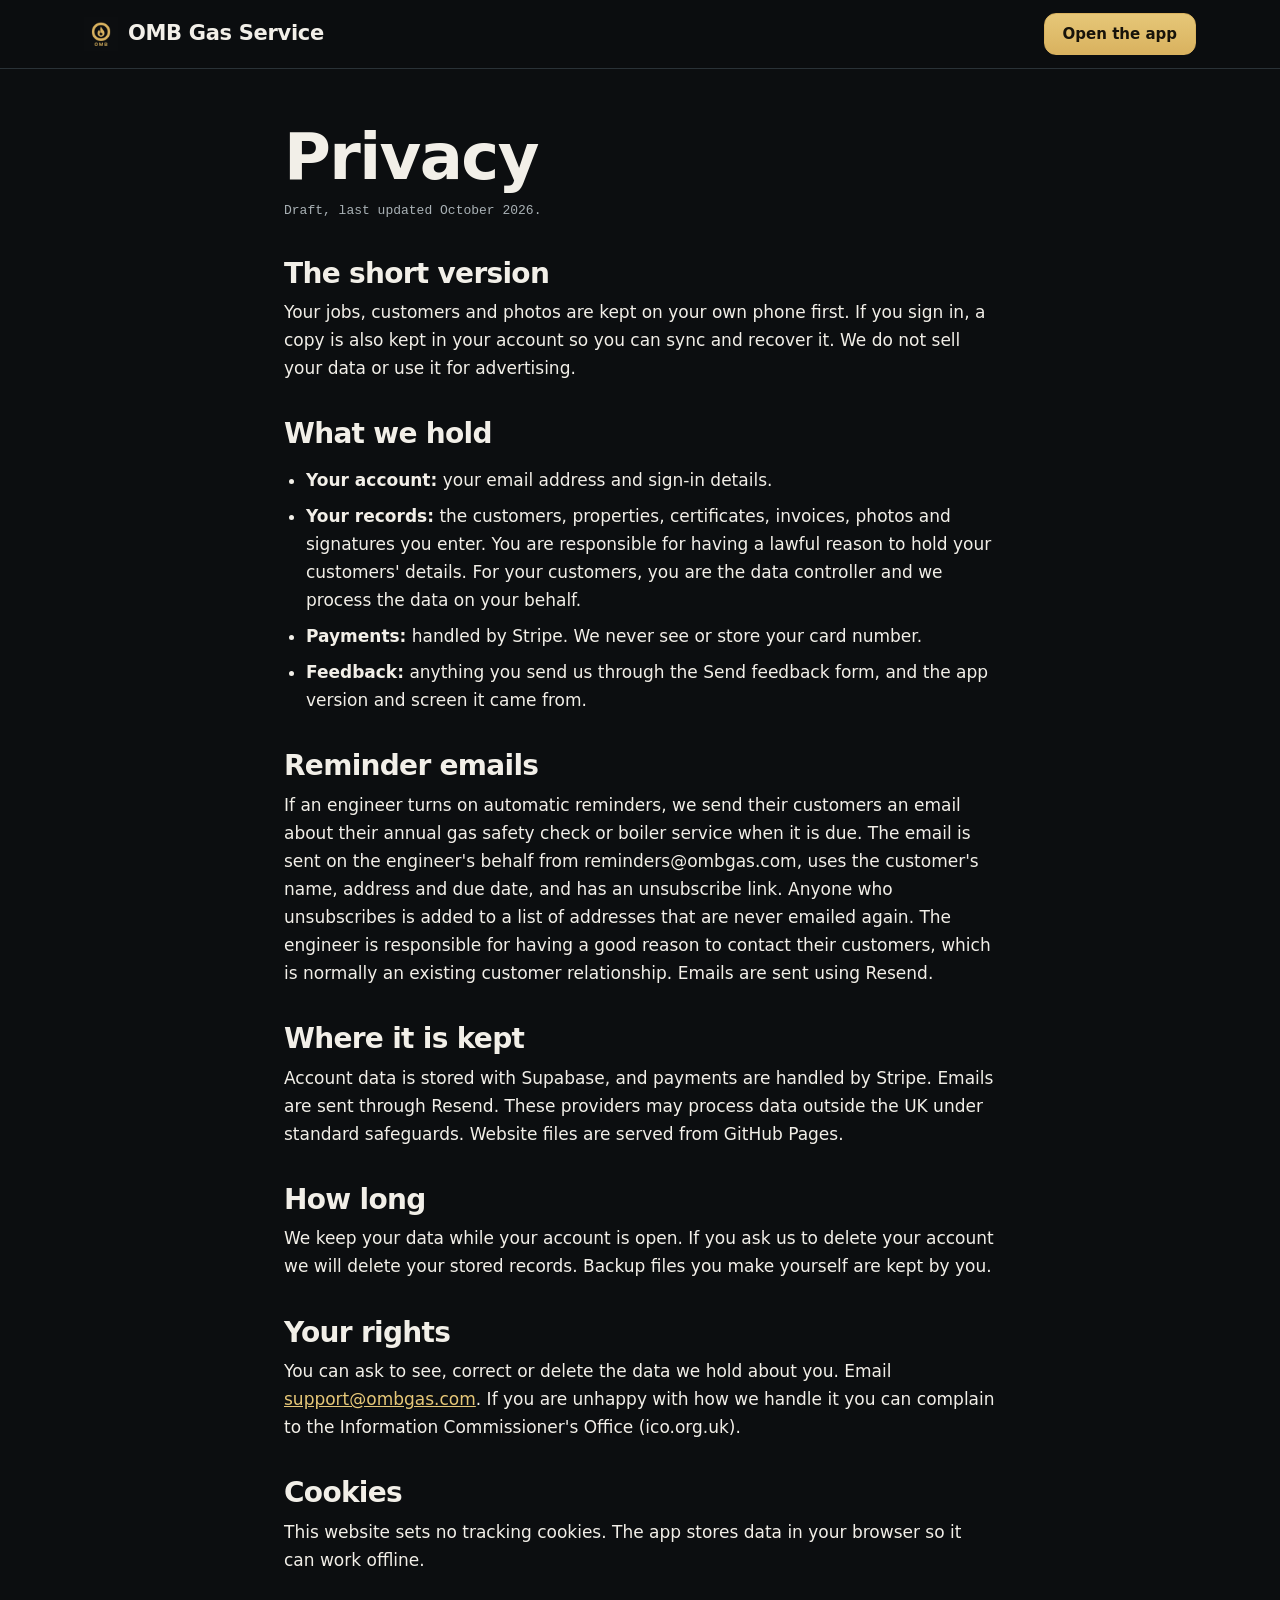
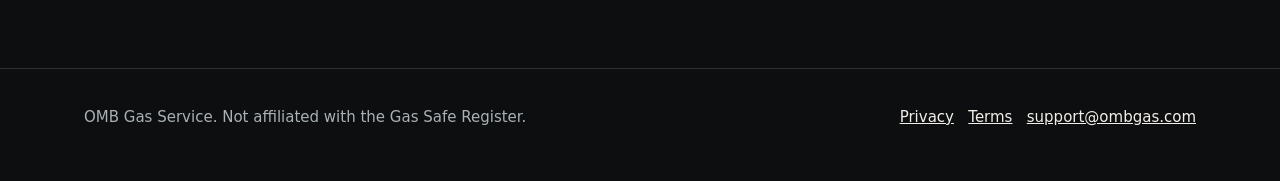
<file: privacy.html>
<!doctype html>
<html lang="en-GB">
<head>
<meta charset="utf-8">
<meta name="viewport" content="width=device-width, initial-scale=1">
<title>Privacy – OMB Gas Service</title>

<meta name="theme-color" content="#15191c">
<link rel="icon" href="favicon.png">
<link rel="preconnect" href="https://fonts.googleapis.com">
<link rel="preconnect" href="https://fonts.gstatic.com" crossorigin>
<link rel="stylesheet" href="https://fonts.googleapis.com/css2?family=Archivo:wdth,wght@62..125,400..900&display=swap">
<link rel="stylesheet" href="style.css">
</head>
<body>
<header class="top"><div class="wrap"><a class="brand" href="./"><img src="img/icon-192.png" alt="">OMB Gas Service</a><nav><a class="btn" href="https://app.ombgas.com/">Open the app</a></nav></div></header>
<main><section class="wrap legal"><h1>Privacy</h1><p class="upd">Draft, last updated October 2026.</p>
<h2>The short version</h2>
<p>Your jobs, customers and photos are kept on your own phone first. If you sign in, a copy is also kept in your account so you can sync and recover it. We do not sell your data or use it for advertising.</p>
<h2>What we hold</h2>
<ul><li><b>Your account:</b> your email address and sign-in details.</li>
<li><b>Your records:</b> the customers, properties, certificates, invoices, photos and signatures you enter. You are responsible for having a lawful reason to hold your customers' details. For your customers, you are the data controller and we process the data on your behalf.</li>
<li><b>Payments:</b> handled by Stripe. We never see or store your card number.</li>
<li><b>Feedback:</b> anything you send us through the Send feedback form, and the app version and screen it came from.</li></ul>
<h2>Reminder emails</h2>
<p>If an engineer turns on automatic reminders, we send their customers an email about their annual gas safety check or boiler service when it is due. The email is sent on the engineer's behalf from reminders@ombgas.com, uses the customer's name, address and due date, and has an unsubscribe link. Anyone who unsubscribes is added to a list of addresses that are never emailed again. The engineer is responsible for having a good reason to contact their customers, which is normally an existing customer relationship. Emails are sent using Resend.</p>
<h2>Where it is kept</h2>
<p>Account data is stored with Supabase, and payments are handled by Stripe. Emails are sent through Resend. These providers may process data outside the UK under standard safeguards. Website files are served from GitHub Pages.</p>
<h2>How long</h2>
<p>We keep your data while your account is open. If you ask us to delete your account we will delete your stored records. Backup files you make yourself are kept by you.</p>
<h2>Your rights</h2>
<p>You can ask to see, correct or delete the data we hold about you. Email <a href="mailto:support@ombgas.com">support@ombgas.com</a>. If you are unhappy with how we handle it you can complain to the Information Commissioner's Office (ico.org.uk).</p>
<h2>Cookies</h2>
<p>This website sets no tracking cookies. The app stores data in your browser so it can work offline.</p></section></main>
<footer><div class="wrap"><div>OMB Gas Service. Not affiliated with the Gas Safe Register.</div><div><a href="privacy.html">Privacy</a> &nbsp; <a href="terms.html">Terms</a> &nbsp; <a href="mailto:support@ombgas.com">support@ombgas.com</a></div></div></footer>
</body></html>
</file>
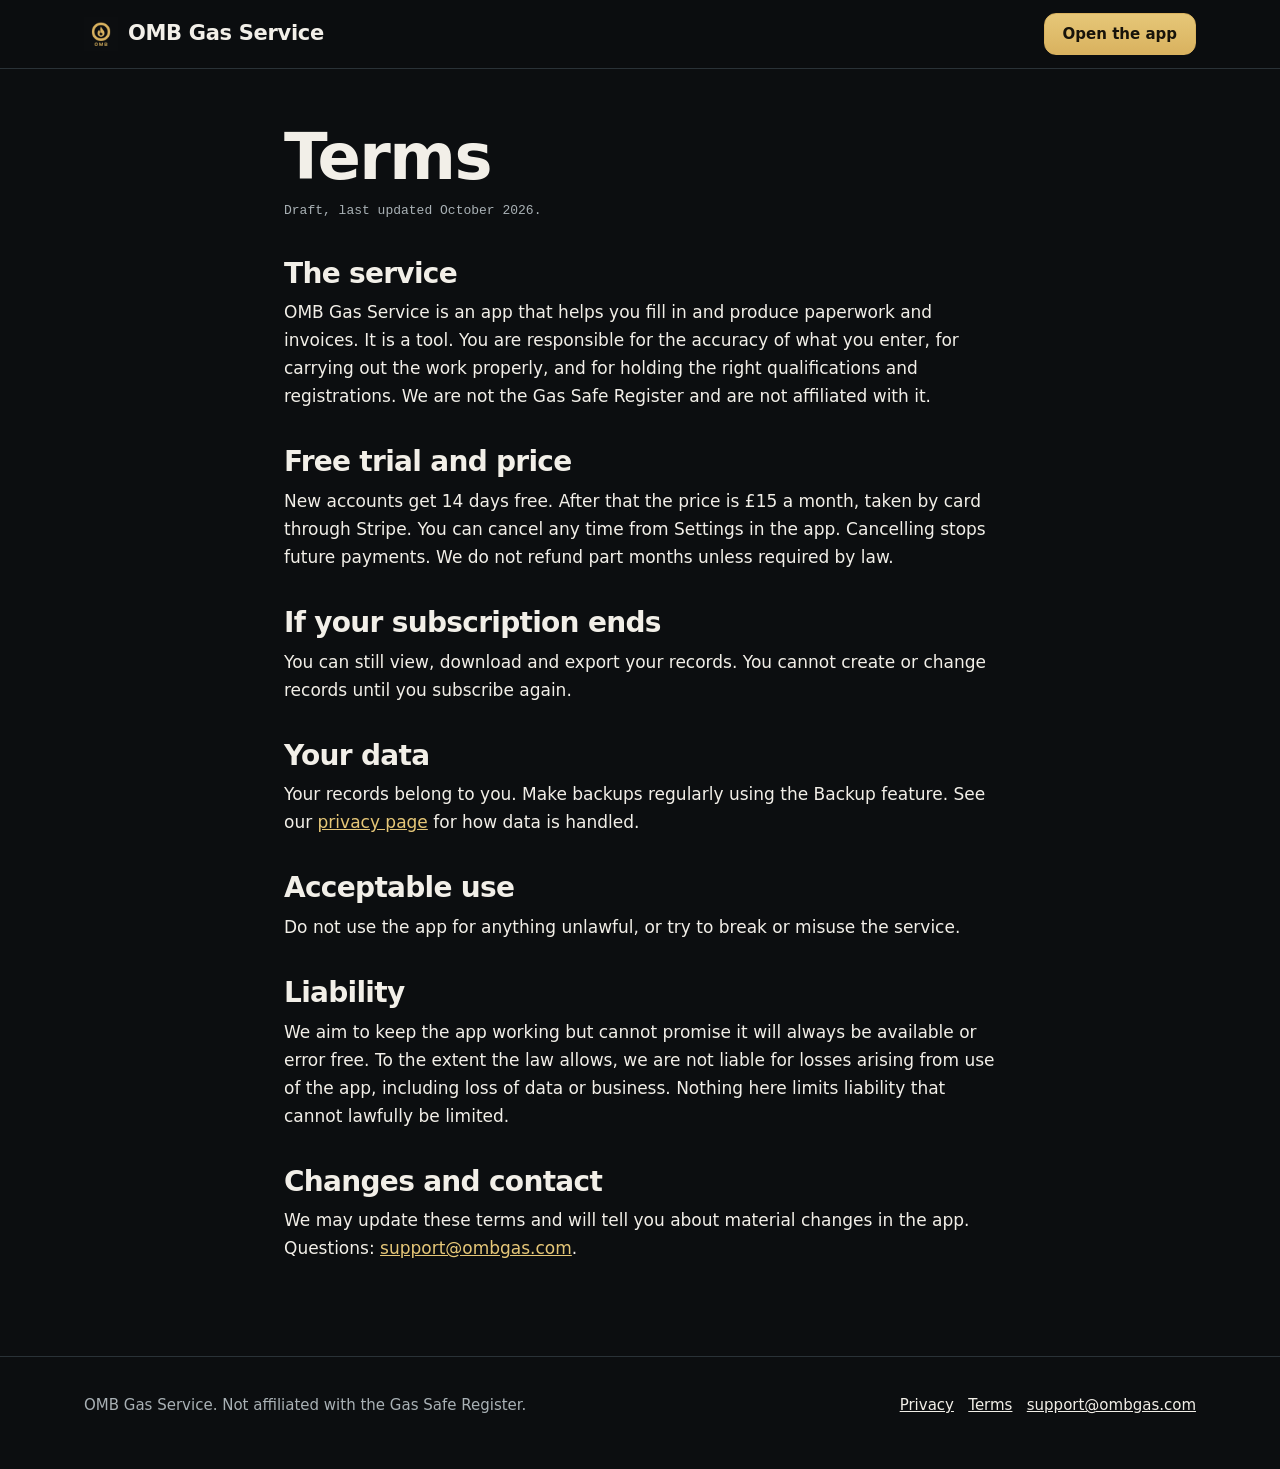
<file: terms.html>
<!doctype html>
<html lang="en-GB">
<head>
<meta charset="utf-8">
<meta name="viewport" content="width=device-width, initial-scale=1">
<title>Terms – OMB Gas Service</title>

<meta name="theme-color" content="#15191c">
<link rel="icon" href="favicon.png">
<link rel="preconnect" href="https://fonts.googleapis.com">
<link rel="preconnect" href="https://fonts.gstatic.com" crossorigin>
<link rel="stylesheet" href="https://fonts.googleapis.com/css2?family=Archivo:wdth,wght@62..125,400..900&display=swap">
<link rel="stylesheet" href="style.css">
</head>
<body>
<header class="top"><div class="wrap"><a class="brand" href="./"><img src="img/icon-192.png" alt="">OMB Gas Service</a><nav><a class="btn" href="https://app.ombgas.com/">Open the app</a></nav></div></header>
<main><section class="wrap legal"><h1>Terms</h1><p class="upd">Draft, last updated October 2026.</p>
<h2>The service</h2>
<p>OMB Gas Service is an app that helps you fill in and produce paperwork and invoices. It is a tool. You are responsible for the accuracy of what you enter, for carrying out the work properly, and for holding the right qualifications and registrations. We are not the Gas Safe Register and are not affiliated with it.</p>
<h2>Free trial and price</h2>
<p>New accounts get 14 days free. After that the price is £15 a month, taken by card through Stripe. You can cancel any time from Settings in the app. Cancelling stops future payments. We do not refund part months unless required by law.</p>
<h2>If your subscription ends</h2>
<p>You can still view, download and export your records. You cannot create or change records until you subscribe again.</p>
<h2>Your data</h2>
<p>Your records belong to you. Make backups regularly using the Backup feature. See our <a href="privacy.html">privacy page</a> for how data is handled.</p>
<h2>Acceptable use</h2>
<p>Do not use the app for anything unlawful, or try to break or misuse the service.</p>
<h2>Liability</h2>
<p>We aim to keep the app working but cannot promise it will always be available or error free. To the extent the law allows, we are not liable for losses arising from use of the app, including loss of data or business. Nothing here limits liability that cannot lawfully be limited.</p>
<h2>Changes and contact</h2>
<p>We may update these terms and will tell you about material changes in the app. Questions: <a href="mailto:support@ombgas.com">support@ombgas.com</a>.</p></section></main>
<footer><div class="wrap"><div>OMB Gas Service. Not affiliated with the Gas Safe Register.</div><div><a href="privacy.html">Privacy</a> &nbsp; <a href="terms.html">Terms</a> &nbsp; <a href="mailto:support@ombgas.com">support@ombgas.com</a></div></div></footer>
</body></html>
</file>
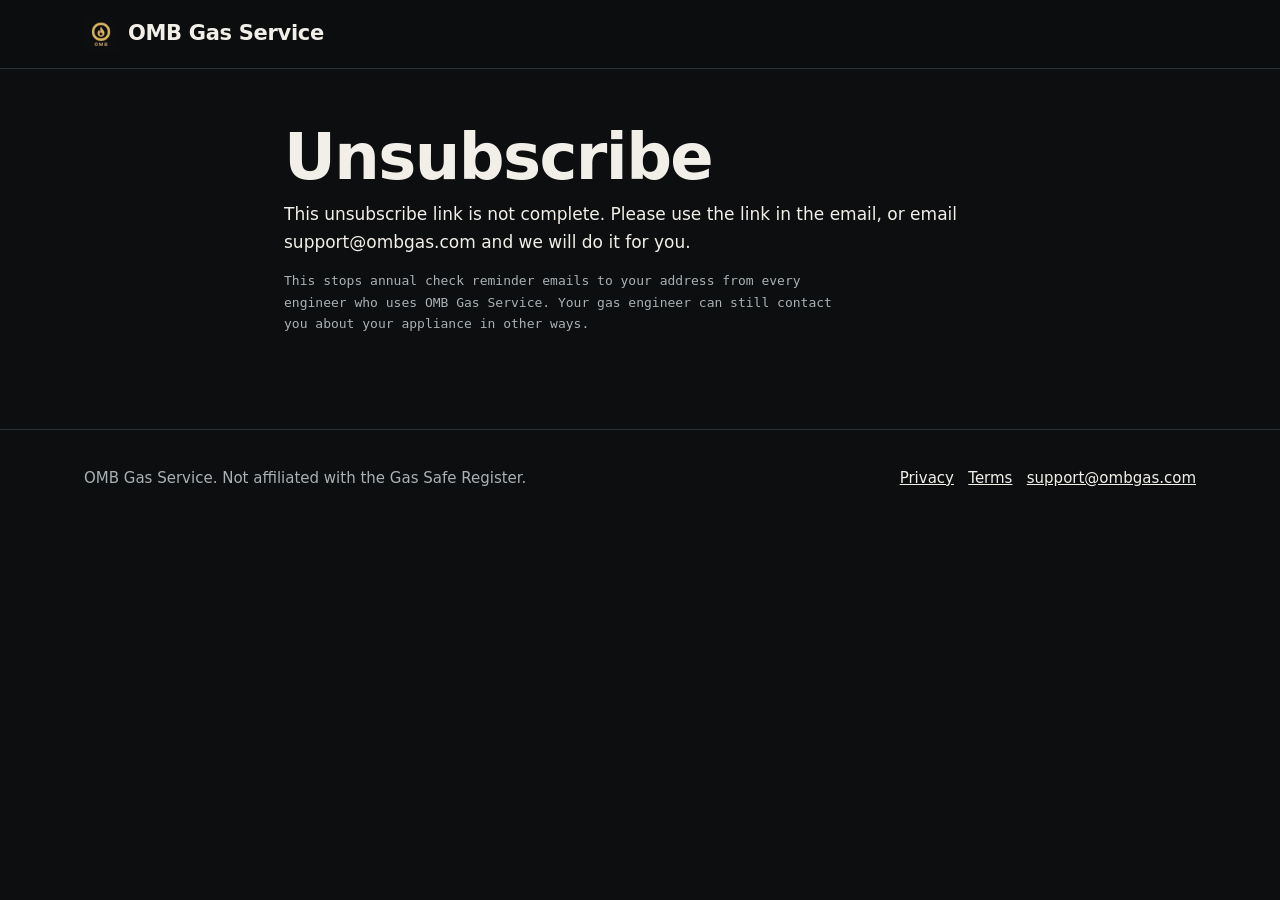
<file: unsubscribe.html>
<!doctype html>
<html lang="en-GB">
<head>
<meta charset="utf-8">
<meta name="viewport" content="width=device-width, initial-scale=1">
<title>Unsubscribe – OMB Gas Service</title>
<meta name="robots" content="noindex">
<link rel="icon" href="favicon.png">
<link rel="stylesheet" href="https://fonts.googleapis.com/css2?family=Archivo:wdth,wght@62..125,400..900&display=swap">
<link rel="stylesheet" href="style.css">
</head>
<body>
<header class="top"><div class="wrap"><a class="brand" href="./"><img src="img/icon-192.png" alt="">OMB Gas Service</a></div></header>
<main><section class="wrap legal">
<h1>Unsubscribe</h1>
<p id="msg" role="status">One moment…</p>
<p class="upd">This stops annual check reminder emails to your address from every engineer who uses OMB Gas Service. Your gas engineer can still contact you about your appliance in other ways.</p>
</section></main>
<footer><div class="wrap"><div>OMB Gas Service. Not affiliated with the Gas Safe Register.</div><div><a href="privacy.html">Privacy</a> &nbsp; <a href="terms.html">Terms</a> &nbsp; <a href="mailto:support@ombgas.com">support@ombgas.com</a></div></div></footer>
<script>
(function(){
  var m=document.getElementById('msg'),t=new URLSearchParams(location.search).get('t')||'';
  if(!/^[0-9a-f-]{36}$/i.test(t)){m.textContent='This unsubscribe link is not complete. Please use the link in the email, or email support@ombgas.com and we will do it for you.';return;}
  fetch('https://klgscnjbjglwrdqucufg.supabase.co/functions/v1/reminders?action=unsub&t='+encodeURIComponent(t),{method:'POST'})
    .then(function(r){return r.json().then(function(j){return {ok:r.ok,j:j};});})
    .then(function(x){m.textContent=x.ok&&x.j.ok?'Done. You will not get any more reminder emails from us.':'Sorry, that did not work: '+(x.j&&x.j.error?x.j.error:'please try again')+'. You can email support@ombgas.com and we will do it for you.';})
    .catch(function(){m.textContent='Sorry, we could not reach the server. Please try again, or email support@ombgas.com and we will do it for you.';});
})();
</script>
</body></html>
</file>
<file: style.css>
:root{
  --bg:#0c0e10; --surface:#15191c; --raise:#1d2327; --line:#2a3237; --line2:#3a4348;
  --text:#f2efe8; --mute:#a9b1b5; --gold:#d9b25f; --gold2:#e6c778; --ink:#17130a; --ok:#3ddc97;
  --w:1160px;
  --display:"Bricolage Grotesque","Instrument Sans",system-ui,sans-serif;
  --body:"Instrument Sans",system-ui,-apple-system,"Segoe UI",Roboto,sans-serif;
  --mono:"JetBrains Mono",ui-monospace,Menlo,monospace;
}
*{box-sizing:border-box}
html{-webkit-text-size-adjust:100%;text-size-adjust:100%;scroll-behavior:smooth;scroll-padding-top:76px}
body{margin:0;background:var(--bg);color:var(--text);font:400 17px/1.6 var(--body)}
a{color:var(--gold2)}
a:hover{color:var(--text)}
:focus-visible{outline:3px solid var(--gold);outline-offset:3px;border-radius:6px}
.wrap{max-width:var(--w);margin:0 auto;padding:0 24px}
h1,h2,h3{font-family:var(--display);font-weight:800;line-height:1.02;letter-spacing:-.025em;margin:0}
h1{font-size:clamp(44px,7vw,84px)}
h2{font-size:clamp(32px,4.6vw,54px);margin-bottom:18px}
h3{font-size:21px;letter-spacing:-.01em;line-height:1.15;margin-bottom:8px;font-weight:700}
p{margin:0 0 14px;max-width:64ch}
.eyebrow{font:500 12px/1 var(--mono);letter-spacing:.16em;text-transform:uppercase;color:var(--gold);margin:0 0 16px}
.gold{color:var(--gold)}

/* buttons */
.btn{display:inline-flex;align-items:center;justify-content:center;min-height:48px;padding:0 24px;border-radius:14px;background:linear-gradient(180deg,var(--gold2),var(--gold));color:var(--ink);font-weight:600;font-size:17px;text-decoration:none;border:1px solid var(--gold);transition:transform .15s,box-shadow .15s}
.btn:hover{color:var(--ink);transform:translateY(-1px);box-shadow:0 10px 30px rgba(217,178,95,.22)}
.btn.alt{background:transparent;color:var(--text);border-color:var(--line2)}
.btn.alt:hover{border-color:var(--gold);box-shadow:none}

/* top bar */
.top{position:sticky;top:0;z-index:30;background:rgba(12,14,16,.82);-webkit-backdrop-filter:blur(14px);backdrop-filter:blur(14px);border-bottom:1px solid var(--line)}
.top .wrap{display:flex;align-items:center;justify-content:space-between;gap:12px;min-height:68px}
.brand{font-family:var(--display);font-weight:800;font-size:21px;letter-spacing:-.015em;text-decoration:none;color:var(--text);display:flex;align-items:center;gap:10px;min-height:44px;white-space:nowrap}
.brand img{width:34px;height:34px;display:block}
.top nav{display:flex;gap:6px;align-items:center;font-weight:500;font-size:15px}
.top nav a:not(.btn){text-decoration:none;color:var(--mute);display:inline-flex;align-items:center;min-height:44px;padding:0 12px;border-radius:10px}
.top nav a:not(.btn):hover{color:var(--text)}
.top .btn{min-height:42px;font-size:15px;padding:0 18px;border-radius:12px;white-space:nowrap}
@media(max-width:620px){.top nav a.hide{display:none}}

/* hero */
.hero{padding:72px 0 80px;position:relative;overflow:hidden}
.hero::before{content:"";position:absolute;right:-10%;top:-20%;width:60%;height:120%;background:radial-gradient(closest-side,rgba(217,178,95,.14),transparent 70%);pointer-events:none}
.hero .grid{position:relative;display:grid;grid-template-columns:1.15fr .85fr;gap:56px;align-items:center}
.hero h1 .gold{display:block}
.hero p.lead{font-size:21px;line-height:1.5;color:var(--mute);margin:24px 0 32px;max-width:36ch}
.hero .cta{display:flex;flex-wrap:wrap;gap:12px;align-items:center}
.pricechip{display:flex;align-items:baseline;gap:10px;margin:26px 0 0;color:var(--mute);font-size:15px}
.pricechip b{font:500 28px/1 var(--mono);color:var(--text)}
.pill{display:inline-flex;align-items:center;gap:9px;padding:8px 14px;border:1px solid var(--line);border-radius:999px;font-size:14px;color:var(--text);margin:0 0 24px;background:var(--surface)}
.pill i{width:8px;height:8px;border-radius:50%;background:var(--ok);display:block}
.phone{margin:0;border:1px solid var(--line2);border-radius:36px;background:#000;padding:10px;box-shadow:0 40px 80px rgba(0,0,0,.55),0 0 0 1px rgba(255,255,255,.03) inset}
.phone img{display:block;width:100%;height:auto;border-radius:27px}
.hero .phone{max-width:340px;justify-self:center;transform:rotate(2deg)}
@media(max-width:900px){.hero{padding:44px 0 56px}.hero .grid{grid-template-columns:1fr;gap:44px}.hero p.lead{max-width:none}.hero .phone{max-width:290px;transform:none}}
@media(max-width:520px){.hero .cta .btn{width:100%}}

/* sections */
section.s{padding:88px 0;border-top:1px solid var(--line)}
.two{display:grid;grid-template-columns:.8fr 1.2fr;gap:56px;align-items:start}
@media(max-width:900px){section.s{padding:60px 0}.two{grid-template-columns:1fr;gap:26px}}

/* paperwork thumbnails */
.thumbhead{margin:0 0 6px}
.thumbs{display:grid;grid-template-columns:repeat(4,1fr);gap:20px;align-items:start;margin-top:28px}
.thumbs figure{margin:0}
.thumb{display:block;height:300px;border:1px solid var(--line2);background:#fff;border-radius:14px;overflow:hidden;cursor:zoom-in;transition:transform .2s,border-color .2s,box-shadow .2s}
.thumb img{width:100%;height:100%;object-fit:cover;object-position:top left;display:block}
.thumb:hover,.thumb:focus-visible{transform:translateY(-4px);border-color:var(--gold);box-shadow:0 18px 40px rgba(0,0,0,.5)}
.thumbs figcaption{font-weight:600;font-size:15px;margin-top:12px}
.sheetnote{font-size:14px;color:var(--mute);margin:18px 0 0}
@media(max-width:700px){.thumbs{grid-template-columns:1fr 1fr;gap:14px}.thumb{height:230px;border-radius:10px}.thumbs figcaption{font-size:13px}}
dialog#viewer{border:1px solid var(--line2);padding:0;background:#fff;max-width:min(1100px,96vw);width:96vw;max-height:92vh;overflow:auto;border-radius:14px}
dialog#viewer::backdrop{background:rgba(5,6,7,.86)}
dialog#viewer img{display:block;width:100%;height:auto}
#vclose{position:sticky;top:0;float:right;margin:10px;z-index:2;font:600 15px var(--body);background:var(--bg);color:var(--text);border:1px solid var(--line2);border-radius:10px;padding:10px 16px;cursor:pointer;min-height:44px}

/* forms list */
.forms{list-style:none;margin:0;padding:0;display:grid;gap:12px}
.forms li{display:grid;grid-template-columns:30px 1fr;gap:16px;padding:20px 22px;background:var(--surface);border:1px solid var(--line);border-radius:16px;transition:border-color .2s}
.forms li:hover{border-color:var(--gold)}
.tick{width:26px;height:26px;border-radius:8px;background:rgba(61,220,151,.14);border:1px solid var(--ok);position:relative;margin-top:2px}
.tick::after{content:"";position:absolute;left:8px;top:3px;width:6px;height:12px;border:solid var(--ok);border-width:0 2.5px 2.5px 0;transform:rotate(42deg)}
.forms b{display:block;font:700 21px/1.2 var(--display);letter-spacing:-.01em}
.forms span{color:var(--mute);font-size:16px}

/* steps */
.steps{display:grid;grid-template-columns:repeat(3,1fr);gap:20px;counter-reset:st;margin-top:34px}
.step{background:var(--surface);border:1px solid var(--line);border-radius:20px;padding:30px;counter-increment:st}
.step::before{content:"0" counter(st);display:block;font:500 14px/1 var(--mono);color:var(--gold);letter-spacing:.14em;margin-bottom:34px}
.step p{margin:0;color:var(--mute)}
@media(max-width:800px){.steps{grid-template-columns:1fr}.step::before{margin-bottom:18px}}

/* feature grid */
.points{column-count:3;column-gap:16px;margin-top:34px}
.points>div{break-inside:avoid;margin:0 0 16px;background:var(--surface);border:1px solid var(--line);border-radius:20px;padding:28px}
.points>div:first-child{background:linear-gradient(135deg,#1c1a12,var(--surface) 70%);border-color:#4a3f22}
.points p{margin:0;color:var(--mute);font-size:16px;max-width:none}
@media(max-width:900px){.points{column-count:2}}
@media(max-width:620px){.points{column-count:1}}

/* screens */
.shots{display:grid;grid-template-columns:repeat(4,1fr);gap:40px 24px;margin-top:34px}
@media(max-width:1000px){.shots{grid-template-columns:repeat(2,1fr)}}
.shots.three{grid-template-columns:repeat(3,1fr)}
@media(max-width:1000px){.shots.three{grid-template-columns:repeat(2,1fr)}}
.shot{margin:0}
.shot figcaption{font-weight:600;font-size:16px;margin:16px 4px 0}
@media(max-width:760px){.shots{display:flex;overflow-x:auto;gap:18px;padding:4px 2px 18px;scroll-snap-type:x proximity;-webkit-overflow-scrolling:touch}.shot{flex:0 0 250px;scroll-snap-align:start}}

/* price */
.price{padding:0 0 88px}
.pricebox{display:grid;grid-template-columns:1fr 1fr;gap:48px;align-items:center;background:linear-gradient(135deg,#1f1b10,var(--surface) 55%);border:1px solid #4a3f22;border-radius:28px;padding:56px}
.price .big{font:800 clamp(88px,15vw,150px)/.9 var(--display);letter-spacing:-.04em;color:var(--gold2)}
.price .big small{font:500 18px var(--mono);letter-spacing:0;color:var(--mute);margin-left:12px}
.price ul{list-style:none;padding:0;margin:0 0 28px}
.price li{padding:11px 0 11px 30px;border-bottom:1px solid var(--line);font-size:18px;position:relative}
.price li::before{content:"";position:absolute;left:2px;top:19px;width:7px;height:12px;border:solid var(--ok);border-width:0 2.5px 2.5px 0;transform:rotate(42deg) translateY(-6px)}
@media(max-width:860px){.pricebox{grid-template-columns:1fr;gap:26px;padding:32px 24px}.price{padding-bottom:60px}}

/* faq */
details{border-top:1px solid var(--line);padding:6px 0}
details:last-of-type{border-bottom:1px solid var(--line)}
summary{cursor:pointer;font:700 20px/1.3 var(--display);letter-spacing:-.01em;list-style:none;display:flex;justify-content:space-between;align-items:center;gap:16px;min-height:60px}
summary::-webkit-details-marker{display:none}
summary::after{content:"+";font:400 28px/1 var(--body);color:var(--gold);flex:none}
details[open] summary::after{content:"–"}
details p{margin:0 0 18px;color:var(--mute)}

footer{border-top:1px solid var(--line);padding:36px 0 52px;font-size:15px;color:var(--mute)}
footer .wrap{display:flex;flex-wrap:wrap;gap:14px 30px;justify-content:space-between;align-items:center}
footer a{color:var(--text)}
footer a:hover{color:var(--gold2)}

/* legal pages */
.legal{padding-top:56px;padding-bottom:80px;max-width:760px}
.legal h1{font-size:clamp(40px,7vw,64px);margin-bottom:10px}
.legal h2{font-size:28px;margin:38px 0 10px}
.legal p,.legal li{font-size:17px;line-height:1.65;max-width:70ch}
.legal ul{padding-left:22px}
.legal li{margin-bottom:8px}
.legal .upd{color:var(--mute);font-family:var(--mono);font-size:13px}
.legal b{color:var(--text)}

@media(prefers-reduced-motion:reduce){html{scroll-behavior:auto}*{transition:none!important;animation:none!important}}
@media(max-width:520px){
  body{font-size:16px}
  .wrap{padding:0 18px}
  .brand{font-size:18px;gap:8px}.brand img{width:30px;height:30px}
  .top .btn{padding:0 14px;font-size:14px}
  .btn{min-height:50px}
}
@media(max-width:380px){.brand{font-size:16px}.top .btn{padding:0 10px}}

/* ===== motion and modern polish ===== */
/* animated flame */
.mark{display:block;overflow:visible;filter:drop-shadow(0 0 6px rgba(217,178,95,.35));animation:glow 3s ease-in-out infinite alternate}
.mark.sm{width:34px;height:34px}
.mark .fl{transform-box:fill-box;transform-origin:50% 100%;animation:flick 2.6s ease-in-out infinite}
@keyframes flick{0%{transform:scale(1,1) rotate(0)}22%{transform:scale(.95,1.06) rotate(-2.5deg)}48%{transform:scale(1.04,.97) rotate(1.8deg)}74%{transform:scale(.97,1.07) rotate(-1.2deg)}100%{transform:scale(1,1) rotate(0)}}
@keyframes glow{to{filter:drop-shadow(0 0 16px rgba(217,178,95,.75))}}
.brand .mark{transition:transform .3s}
.brand:hover .mark{transform:scale(1.12)}

/* hero visual */
.visual{position:relative;justify-self:center;width:100%;max-width:420px;display:flex;justify-content:center;align-items:center}
.halo{position:absolute;inset:-12%;background:radial-gradient(closest-side,rgba(217,178,95,.26),transparent 72%);animation:breathe 5s ease-in-out infinite alternate;pointer-events:none}
@keyframes breathe{from{opacity:.55;transform:scale(.94)}to{opacity:1;transform:scale(1.06)}}
.orbit{position:absolute;left:50%;top:50%;width:132%;aspect-ratio:1;margin:0;transform:translate(-50%,-50%);animation:spin 70s linear infinite;opacity:.55;pointer-events:none}
@keyframes spin{to{transform:translate(-50%,-50%) rotate(360deg)}}
.float{animation:bob 7s ease-in-out infinite;position:relative;perspective:1000px;width:100%;max-width:340px}
@keyframes bob{50%{transform:translateY(-14px)}}
.hero .phone{max-width:340px;transform:rotateY(var(--ry,-7deg)) rotateX(var(--rx,2deg)) rotateZ(1.5deg);transition:transform .25s ease-out;will-change:transform}
.mark.big{position:absolute;left:-14px;bottom:70px;width:104px;height:104px;z-index:2;animation:glow 3s ease-in-out infinite alternate,bob 6s ease-in-out infinite reverse;background:rgba(12,14,16,.85);border:1px solid var(--line2);border-radius:28px;padding:16px;-webkit-backdrop-filter:blur(8px);backdrop-filter:blur(8px)}
@media(max-width:900px){.mark.big{left:2px;bottom:40px;width:84px;height:84px;padding:12px;border-radius:22px}.orbit{width:112%}}

/* gradient headline accent */
.hero h1 .gold{background:linear-gradient(100deg,#c9a24b 10%,#f3dc9c 45%,#c9a24b 80%);background-size:220% 100%;-webkit-background-clip:text;background-clip:text;color:transparent;-webkit-text-fill-color:transparent;animation:shine 6s ease-in-out infinite}
@keyframes shine{0%,100%{background-position:100% 0}50%{background-position:0 0}}

/* load-in */
.hero .pill,.hero h1,.hero p.lead,.hero .cta,.hero .pricechip{opacity:0;animation:rise .8s cubic-bezier(.2,.7,.2,1) forwards}
.hero .pill{animation-delay:.05s}.hero h1{animation-delay:.15s}.hero p.lead{animation-delay:.3s}.hero .cta{animation-delay:.42s}.hero .pricechip{animation-delay:.54s}
.hero .visual{opacity:0;animation:rise 1s .25s cubic-bezier(.2,.7,.2,1) forwards}
@keyframes rise{from{opacity:0;transform:translateY(26px)}to{opacity:1;transform:none}}
.pill i{animation:ping 2s ease-out infinite}
@keyframes ping{0%{box-shadow:0 0 0 0 rgba(61,220,151,.6)}100%{box-shadow:0 0 0 10px rgba(61,220,151,0)}}

/* embers */
.embers{position:absolute;inset:0;pointer-events:none;overflow:hidden}
.embers i{position:absolute;bottom:-10px;width:var(--s);height:var(--s);border-radius:50%;background:var(--gold2);opacity:0;box-shadow:0 0 10px 2px rgba(217,178,95,.6);animation:ember var(--t) linear var(--d) infinite}
@keyframes ember{0%{transform:translate(0,0);opacity:0}10%{opacity:.8}80%{opacity:.25}100%{transform:translate(24px,-640px);opacity:0}}

/* marquee */
.marquee{overflow:hidden;border-top:1px solid var(--line);border-bottom:1px solid var(--line);background:var(--surface);-webkit-mask-image:linear-gradient(90deg,transparent,#000 8%,#000 92%,transparent);mask-image:linear-gradient(90deg,transparent,#000 8%,#000 92%,transparent)}
.mtrack{display:flex;width:max-content;animation:marq 38s linear infinite}
.marquee:hover .mtrack{animation-play-state:paused}
.mtrack span{font:500 13px/1 var(--mono);letter-spacing:.14em;text-transform:uppercase;color:var(--mute);padding:22px 28px;white-space:nowrap;display:flex;align-items:center;gap:56px}
.mtrack span::after{content:"";width:6px;height:6px;border-radius:50%;background:var(--gold)}
@keyframes marq{to{transform:translateX(-50%)}}

/* scroll reveal */
.js .rv{opacity:0;transform:translateY(28px);transition:opacity .8s cubic-bezier(.2,.7,.2,1),transform .8s cubic-bezier(.2,.7,.2,1)}
.js .rv.in{opacity:1;transform:none}
.js .steps.rv>*,.js .points.rv>*,.js .thumbs.rv>*,.js .shots.rv>*,.js .forms.rv>*{opacity:0;transform:translateY(24px);transition:opacity .7s cubic-bezier(.2,.7,.2,1),transform .7s cubic-bezier(.2,.7,.2,1)}
.js .rv.in>*{opacity:1;transform:none}
.js .rv.in>*:nth-child(2){transition-delay:.09s}.js .rv.in>*:nth-child(3){transition-delay:.18s}.js .rv.in>*:nth-child(4){transition-delay:.27s}.js .rv.in>*:nth-child(5){transition-delay:.36s}.js .rv.in>*:nth-child(6){transition-delay:.45s}.js .rv.in>*:nth-child(7){transition-delay:.54s}

/* cursor spotlight on cards */
.spot{position:relative;overflow:hidden}
.spot::before{content:"";position:absolute;inset:0;background:radial-gradient(360px circle at var(--mx,50%) var(--my,-60%),rgba(217,178,95,.14),transparent 45%);opacity:0;transition:opacity .3s;pointer-events:none;z-index:0}
.spot:hover::before{opacity:1}
.points>div,.step{transition:border-color .3s,transform .3s}
.points>div:hover,.step:hover{border-color:#6a5a2c;transform:translateY(-3px)}
.thumb.spot{overflow:hidden}
.shot .phone{transition:transform .35s,border-color .35s}
.shot:hover .phone{transform:translateY(-8px);border-color:var(--gold)}

/* scroll progress */
.progress{position:fixed;top:0;left:0;right:0;height:2px;z-index:60;background:linear-gradient(90deg,var(--gold),var(--gold2));transform-origin:0 50%;transform:scaleX(0)}
.btn{position:relative;overflow:hidden}
.btn:not(.alt)::after{content:"";position:absolute;top:0;left:-60%;width:40%;height:100%;background:linear-gradient(100deg,transparent,rgba(255,255,255,.45),transparent);transform:skewX(-20deg);animation:sweep 5s ease-in-out 1.5s infinite}
@keyframes sweep{0%,60%{left:-60%}100%{left:130%}}

@media(prefers-reduced-motion:reduce){
  .mark,.mark .fl,.halo,.orbit,.float,.mark.big,.hero h1 .gold,.pill i,.embers i,.mtrack,.btn::after{animation:none!important}
  .hero .pill,.hero h1,.hero p.lead,.hero .cta,.hero .pricechip,.hero .visual{opacity:1;animation:none}
  .js .rv,.js .rv>*{opacity:1!important;transform:none!important}
  .progress{display:none}
}

/* mobile and tablet tuning */
@media(max-width:900px){
  .embers i:nth-child(n+7){display:none}
  .marquee .mtrack span{padding:18px 20px;gap:40px}
  .halo{inset:-4%}
  .float{max-width:280px}
}
@media(max-width:520px){
  .hero{padding:32px 0 44px}
  .hero h1{font-size:clamp(38px,11.5vw,52px)}
  .hero p.lead{font-size:18px;margin:18px 0 24px}
  .pricechip{margin-top:20px}
  .visual{max-width:300px}
  .pill{font-size:13px}
  .thumb.spot::before,.points>div::before{display:none}
  .points>div,.step{padding:22px}
  .pricebox{border-radius:22px}
  .price .big{font-size:96px}
  summary{font-size:18px}
}
@media(hover:none){.spot::before{display:none}.points>div:hover,.step:hover,.shot:hover .phone{transform:none}}
@media(min-width:1500px){:root{--w:1240px}h1{font-size:92px}}

/* tools section */
.toolgrid{display:grid;grid-template-columns:repeat(4,1fr);gap:16px;margin-top:34px}
.tool{background:var(--surface);border:1px solid var(--line);border-radius:20px;padding:28px;transition:border-color .3s,transform .3s}
.tool:hover{border-color:#6a5a2c;transform:translateY(-3px)}
.tool p{margin:0;color:var(--mute);font-size:16px}
.tool.hot{background:linear-gradient(150deg,#241e0e,var(--surface) 70%);border-color:#6a5a2c}
.tool .tag{display:inline-block;font:500 11px/1 var(--mono);letter-spacing:.12em;text-transform:uppercase;color:var(--ink);background:linear-gradient(180deg,var(--gold2),var(--gold));padding:6px 10px;border-radius:999px;margin-bottom:14px}
.chips{list-style:none;margin:22px 0 0;padding:0;display:flex;flex-wrap:wrap;gap:10px}
.chips li{padding:10px 16px;border:1px solid var(--line2);border-radius:999px;font-size:15px;color:var(--text);background:var(--surface)}
.js .toolgrid.rv>*{opacity:0;transform:translateY(24px);transition:opacity .7s cubic-bezier(.2,.7,.2,1),transform .7s cubic-bezier(.2,.7,.2,1)}
.js .toolgrid.rv.in>*{opacity:1;transform:none}
.js .toolgrid.rv.in>*:nth-child(2){transition-delay:.09s}.js .toolgrid.rv.in>*:nth-child(3){transition-delay:.18s}.js .toolgrid.rv.in>*:nth-child(4){transition-delay:.27s}
@media(max-width:1000px){.toolgrid{grid-template-columns:1fr 1fr}}
@media(max-width:620px){.toolgrid{grid-template-columns:1fr}.tool{padding:22px}.chips li{font-size:14px;padding:9px 14px}}
@media(prefers-reduced-motion:reduce){.js .toolgrid.rv>*{opacity:1!important;transform:none!important}}

/* hero phone: swipeable reel of app screens */
.reel{display:flex;overflow-x:auto;scroll-snap-type:x mandatory;border-radius:27px;scrollbar-width:none;-webkit-overflow-scrolling:touch;overscroll-behavior-x:contain}
.reel::-webkit-scrollbar{display:none}
.reel img{flex:0 0 100%;scroll-snap-align:center;width:100%;height:auto;border-radius:0}
.reel:focus-visible{outline:2px solid var(--gold);outline-offset:3px}
.dots{display:flex;justify-content:center;gap:0;margin-top:18px}
.dots button{width:18px;height:28px;border:0;background:none;padding:0;cursor:pointer;display:flex;align-items:center;justify-content:center}
.dots button::before{content:"";width:8px;height:8px;border-radius:50%;background:var(--line2);transition:background .25s,transform .25s}
.dots button[aria-current]::before{background:var(--gold);transform:scale(1.35)}
</file>
